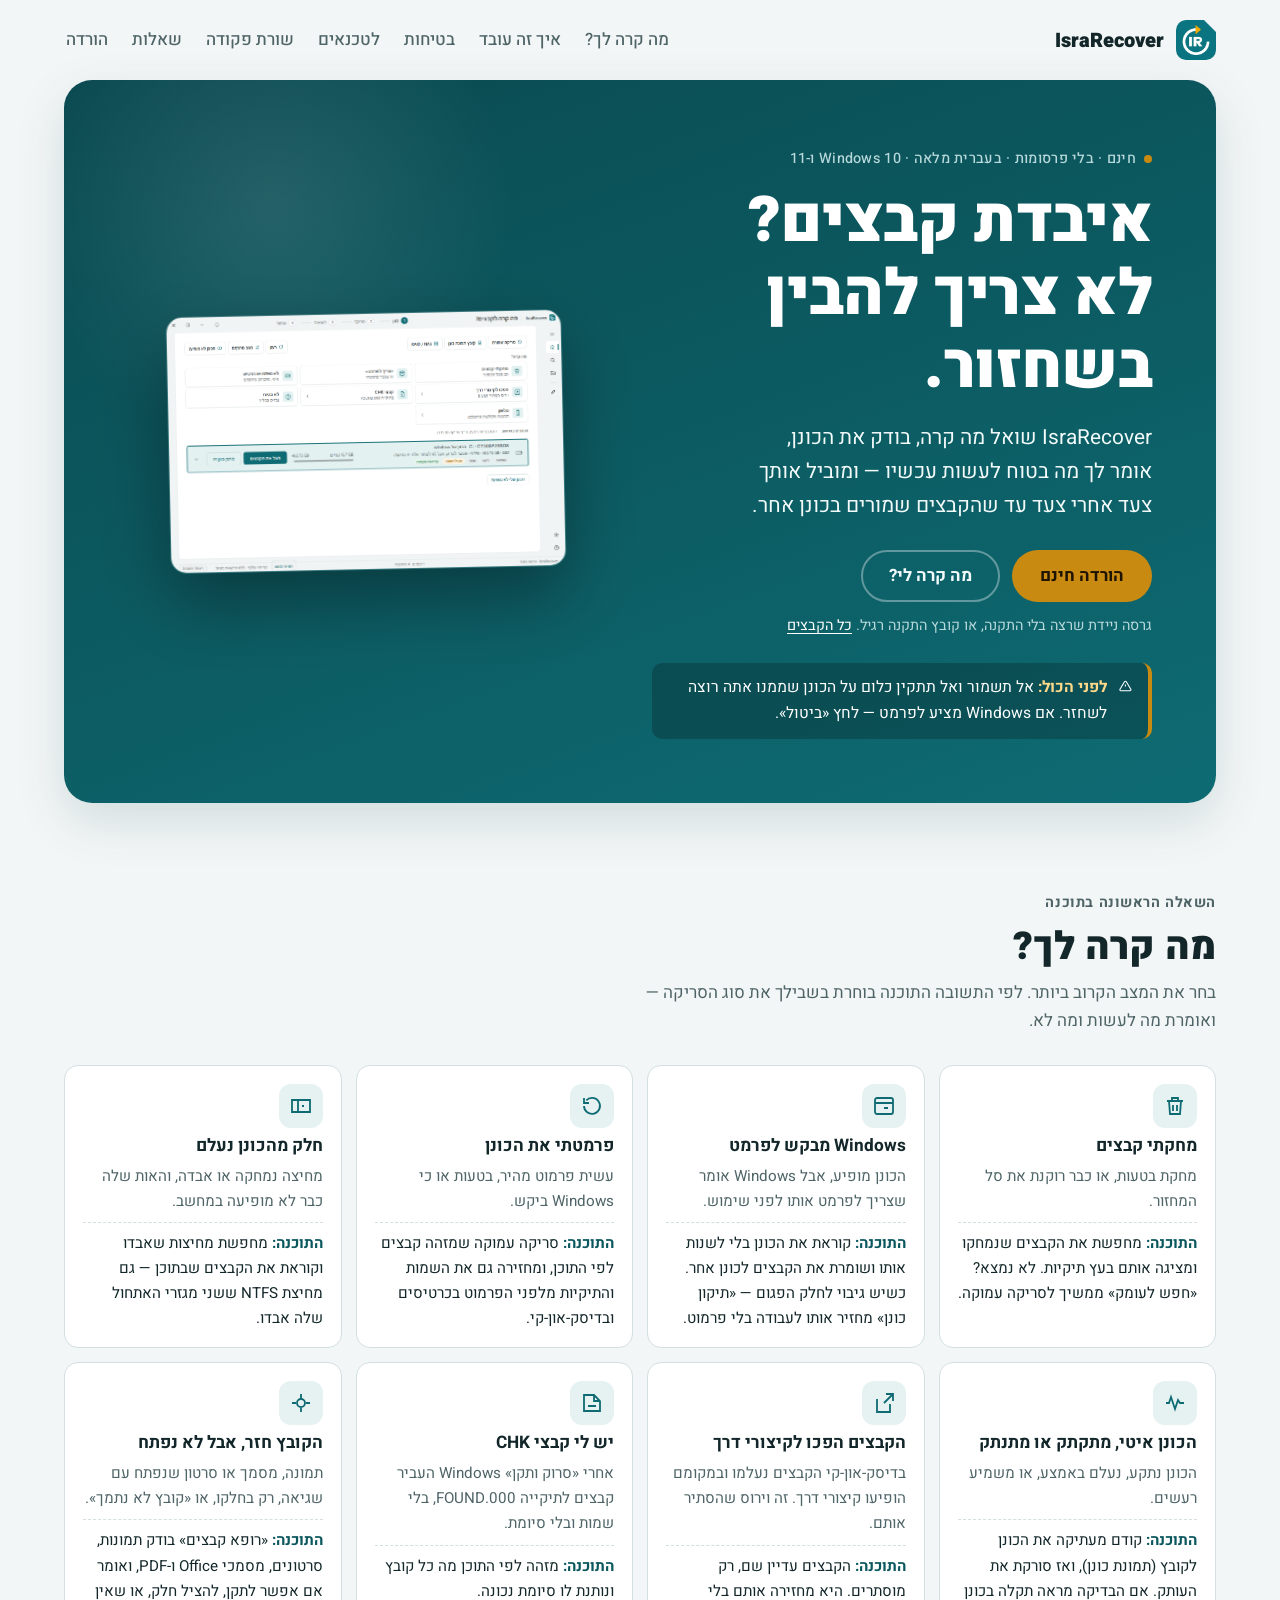
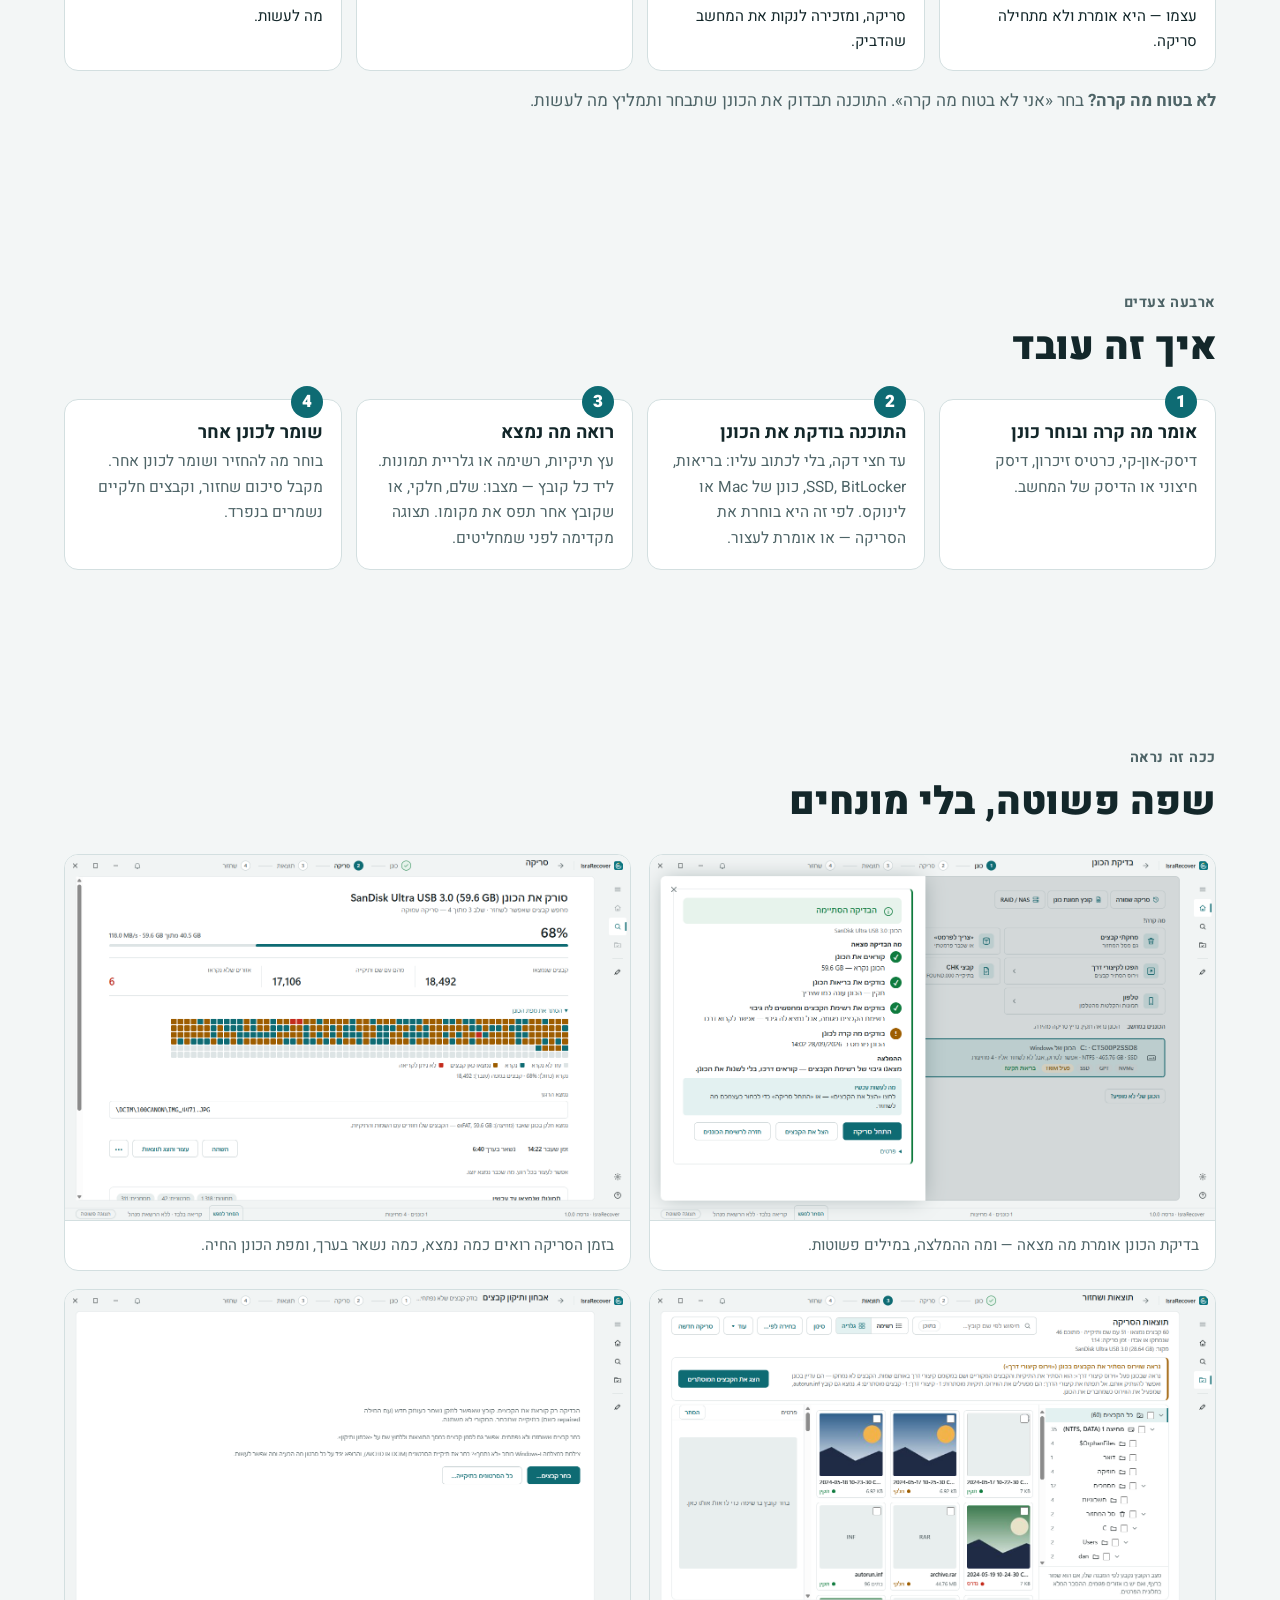
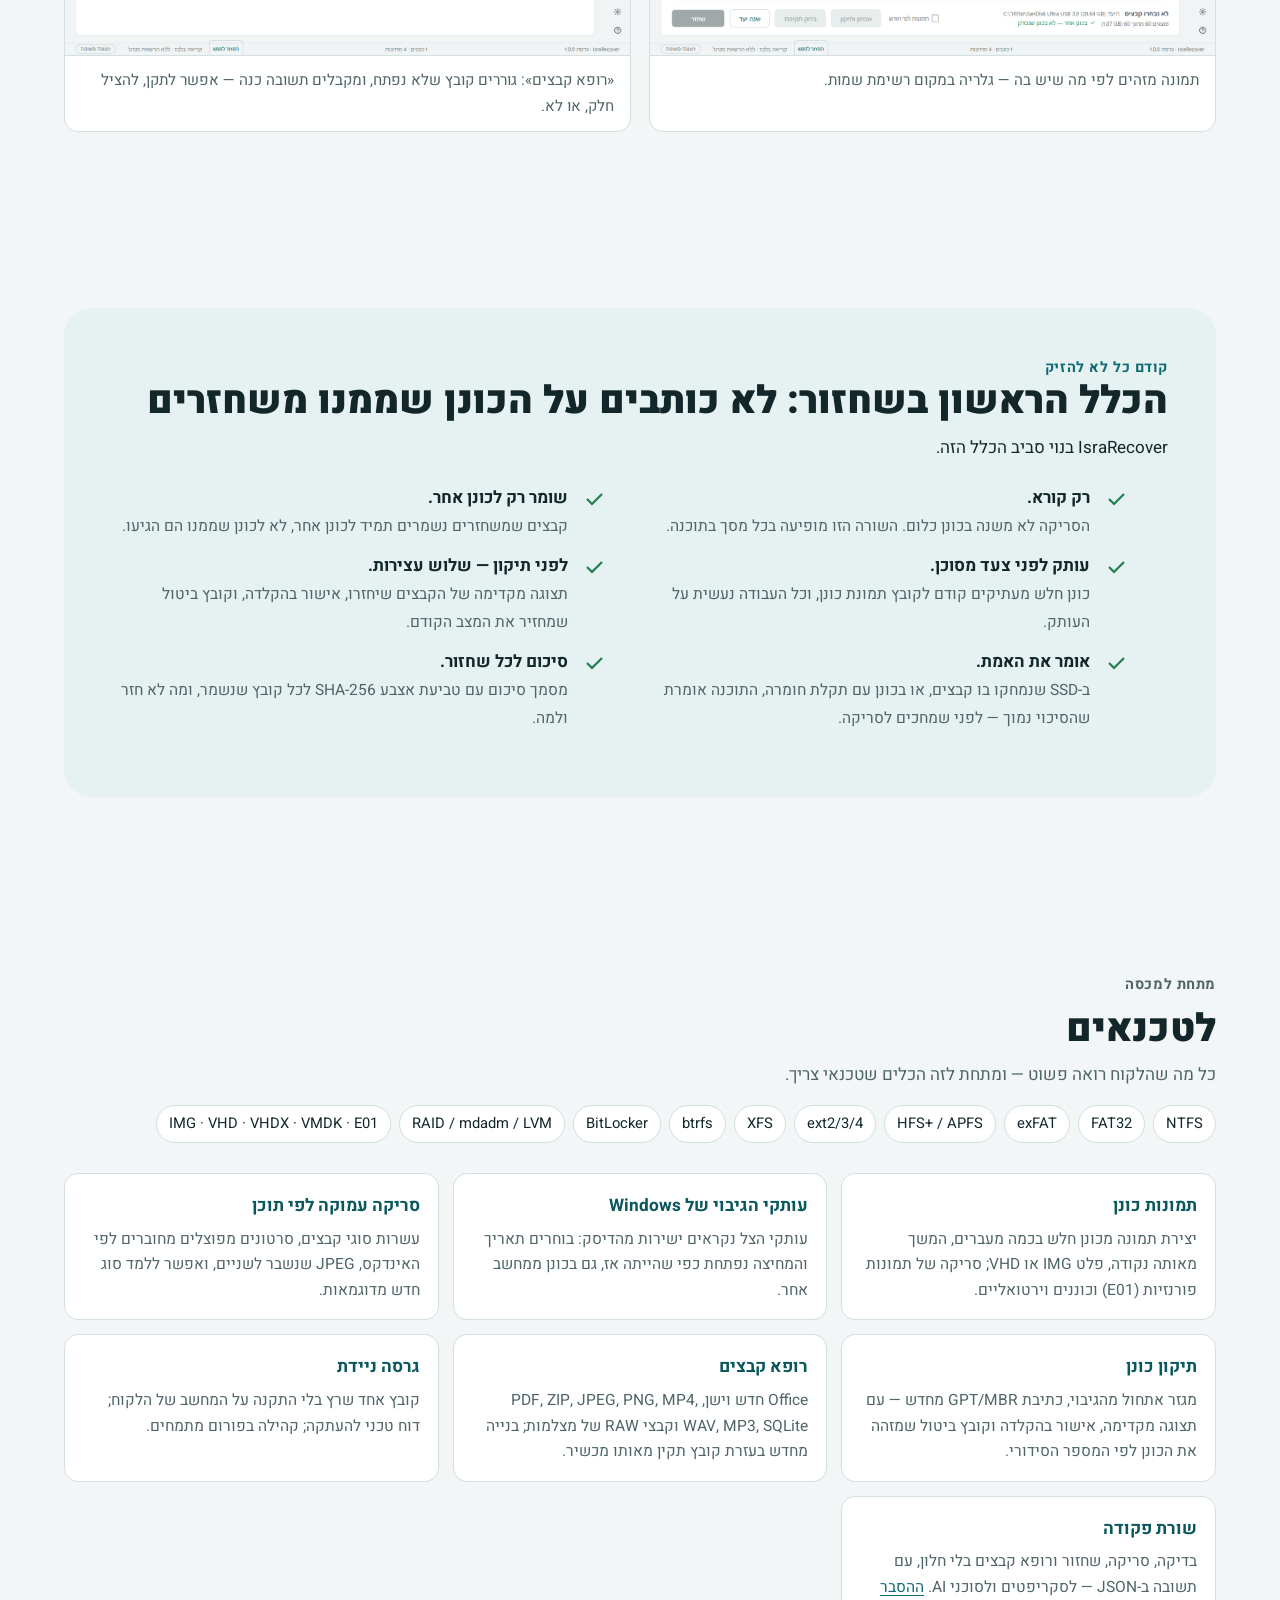
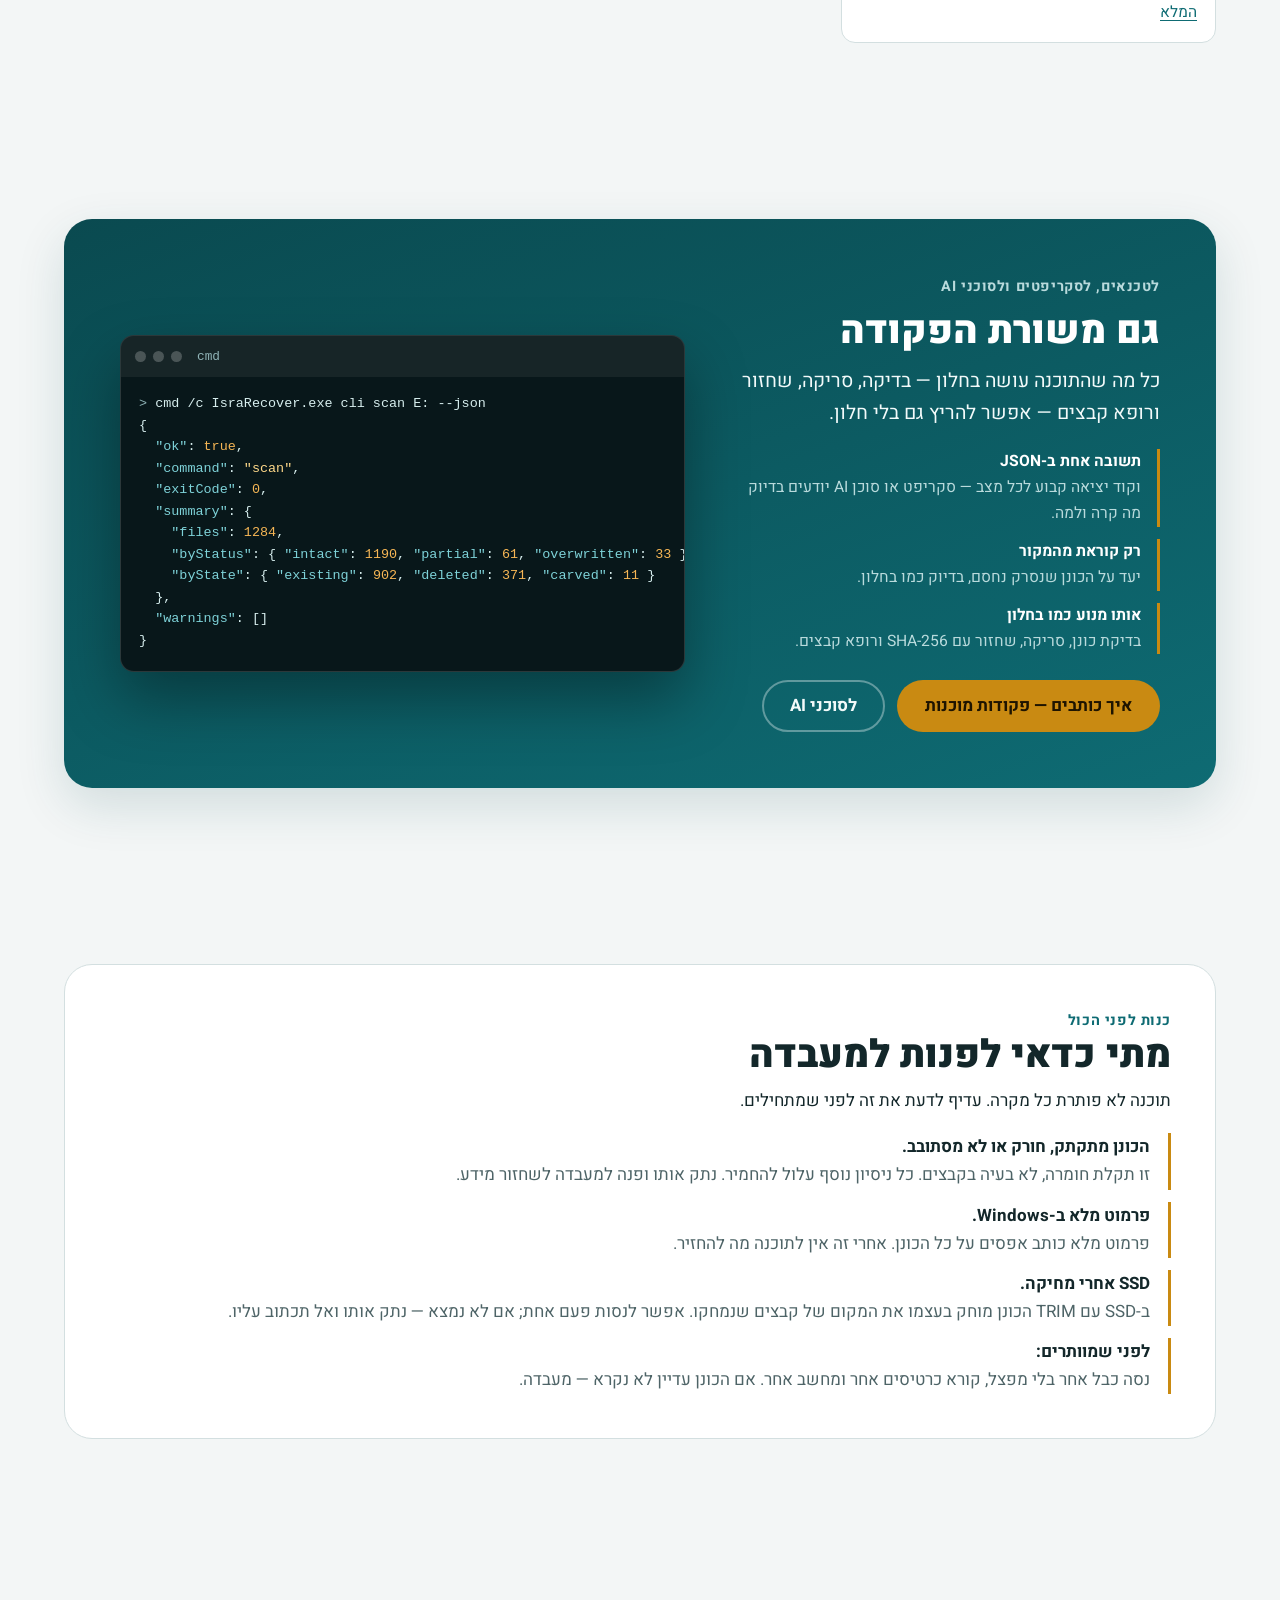
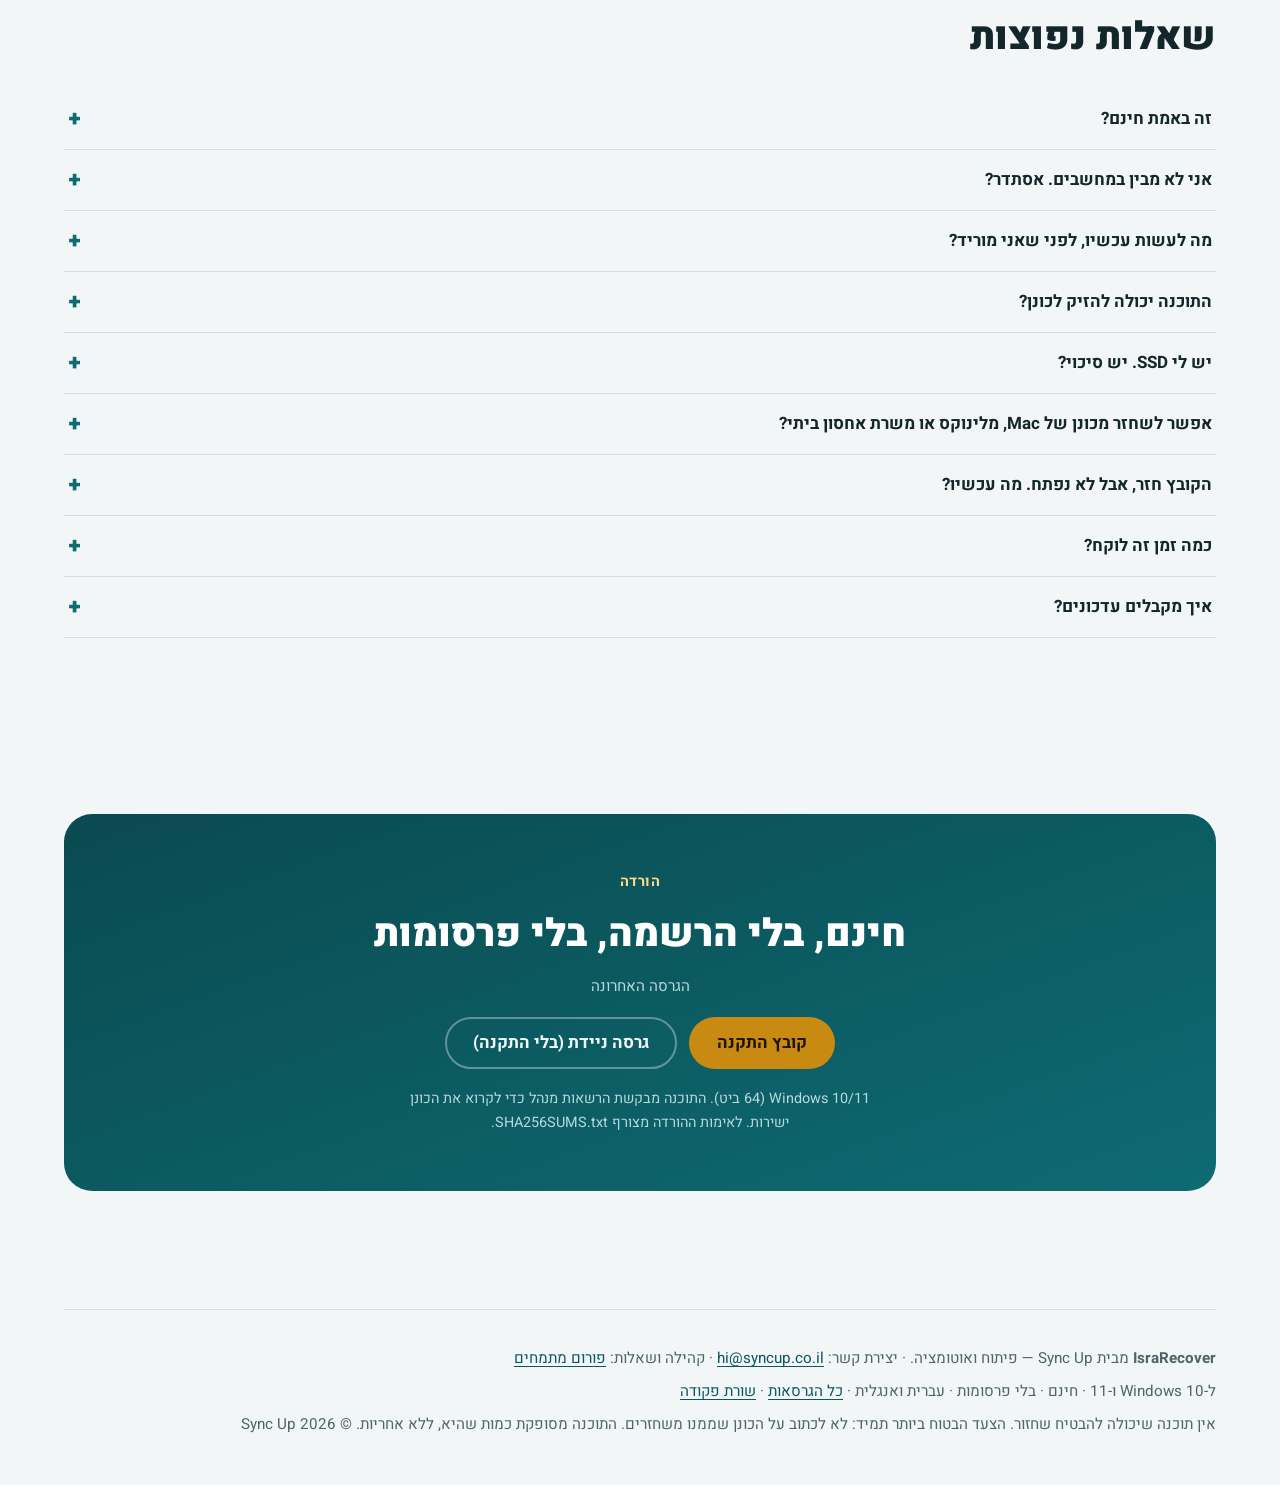
<file: docs/index.html>
<!doctype html>
<html lang="he" dir="rtl">
<head>
<meta charset="utf-8">
<meta name="viewport" content="width=device-width, initial-scale=1, viewport-fit=cover">
<meta name="color-scheme" content="light dark">
<title>IsraRecover — שחזור קבצים</title>
<meta name="description" content="מחקת קבצים, Windows מבקש לפרמט, או שהכונן התחיל להתקתק? IsraRecover שואל מה קרה, בודק את הכונן ומוביל אותך צעד אחרי צעד. חינם, בלי פרסומות, ל-Windows 10 ו-11.">
<meta property="og:title" content="IsraRecover — שחזור קבצים בחינם, בעברית, בלי לפגוע בכונן">
<meta property="og:description" content="איבדת קבצים? לא צריך להבין בשחזור. התוכנה שואלת מה קרה, בודקת את הכונן ואומרת מה בטוח לעשות עכשיו.">
<meta property="og:image" content="img/home-he.png">
<link rel="icon" href="img/favicon.png" type="image/png">
<link rel="preconnect" href="https://fonts.googleapis.com">
<link rel="preconnect" href="https://fonts.gstatic.com" crossorigin>
<link rel="stylesheet" href="https://fonts.googleapis.com/css2?family=Heebo:wght@400;500;700;900&display=swap">
<link rel="stylesheet" href="site.css?v=e65c022877">
</head>
<body>
<a class="skip" href="#main">דלג לתוכן</a>
<div class="wrap">
<header class="top">
  <a class="brand" href="#"><img src="img/logo.png" alt="" width="40" height="40">IsraRecover</a>
  <nav aria-label="ראשי">
    <a href="#what">מה קרה לך?</a>
    <a href="#how">איך זה עובד</a>
    <a href="#safe">בטיחות</a>
    <a href="#tech">לטכנאים</a>
    <a href="cli.html">שורת פקודה</a>
    <a href="#faq">שאלות</a>
    <a href="#download">הורדה</a>
  </nav>
</header>

<main id="main">
<section class="hero" aria-labelledby="h1">
  <div>
    <p class="eyebrow"><i aria-hidden="true"></i>חינם · בלי פרסומות · בעברית מלאה · Windows 10 ו-11</p>
    <h1 id="h1">איבדת קבצים?<br>לא צריך להבין בשחזור.</h1>
    <p class="lead">IsraRecover שואל מה קרה, בודק את הכונן, אומר לך מה בטוח לעשות עכשיו — ומוביל אותך צעד אחרי צעד עד שהקבצים שמורים בכונן אחר.</p>
    <div class="cta">
      <a class="btn btn-primary" id="dl-main" href="https://github.com/bot-sync-up/israrecover/releases/latest/download/IsraRecover-setup.exe" download>הורדה חינם</a>
      <a class="btn btn-ghost" href="#what">מה קרה לי?</a>
    </div>
    <p class="under">גרסה ניידת שרצה בלי התקנה, או קובץ התקנה רגיל. <a href="#download">כל הקבצים</a></p>
    <div class="calm" role="note">
      <svg width="22" height="22" viewBox="0 0 24 24" fill="none" stroke="currentColor" stroke-width="2" aria-hidden="true"><path d="M12 9v4m0 4h.01M10.3 3.9 1.8 18a2 2 0 0 0 1.7 3h17a2 2 0 0 0 1.7-3L13.7 3.9a2 2 0 0 0-3.4 0z"/></svg>
      <p><strong>לפני הכול:</strong> אל תשמור ואל תתקין כלום על הכונן שממנו אתה רוצה לשחזר. אם Windows מציע לפרמט — לחץ «ביטול».</p>
    </div>
  </div>
  <figure class="shot" aria-label="מסך הבית של התוכנה">
    <img src="img/home-he.png" alt="מסך הבית של IsraRecover: שש כרטיסיות «מה קרה?» ורשימת הכוננים במחשב עם תגיות" width="1280" height="827" fetchpriority="high">
  </figure>
</section>

<section id="what" aria-labelledby="h-what">
  <div class="sec-head">
    <p class="kicker">השאלה הראשונה בתוכנה</p>
    <h2 id="h-what">מה קרה לך?</h2>
    <p>בחר את המצב הקרוב ביותר. לפי התשובה התוכנה בוחרת בשבילך את סוג הסריקה — ואומרת מה לעשות ומה לא.</p>
  </div>
  <div class="tiles">
    <article class="tile">
      <div class="ico"><svg viewBox="0 0 24 24" fill="none" stroke="currentColor" stroke-width="1.8" aria-hidden="true"><path d="M4 7h16M9 7V4h6v3M6 7l1 13h10l1-13M10 11v6M14 11v6"/></svg></div>
      <h3>מחקתי קבצים</h3>
      <p class="sit">מחקת בטעות, או כבר רוקנת את סל המחזור.</p>
      <p class="does"><b>התוכנה:</b> מחפשת את הקבצים שנמחקו ומציגה אותם בעץ תיקיות. לא נמצא? «חפש לעומק» ממשיך לסריקה עמוקה.</p>
    </article>
    <article class="tile">
      <div class="ico"><svg viewBox="0 0 24 24" fill="none" stroke="currentColor" stroke-width="1.8" aria-hidden="true"><rect x="3" y="4" width="18" height="16" rx="2"/><path d="M3 9h18M8 14h.01M12 14h4"/></svg></div>
      <h3>Windows מבקש לפרמט</h3>
      <p class="sit">הכונן מופיע, אבל Windows אומר שצריך לפרמט אותו לפני שימוש.</p>
      <p class="does"><b>התוכנה:</b> קוראת את הכונן בלי לשנות אותו ושומרת את הקבצים לכונן אחר. כשיש גיבוי לחלק הפגום — «תיקון כונן» מחזיר אותו לעבודה בלי פרמוט.</p>
    </article>
    <article class="tile">
      <div class="ico"><svg viewBox="0 0 24 24" fill="none" stroke="currentColor" stroke-width="1.8" aria-hidden="true"><path d="M4 12a8 8 0 1 0 2.3-5.7M4 4v5h5"/></svg></div>
      <h3>פרמטתי את הכונן</h3>
      <p class="sit">עשית פרמוט מהיר, בטעות או כי Windows ביקש.</p>
      <p class="does"><b>התוכנה:</b> סריקה עמוקה שמזהה קבצים לפי התוכן, ומחזירה גם את השמות והתיקיות מלפני הפרמוט בכרטיסים ובדיסק-און-קי.</p>
    </article>
    <article class="tile">
      <div class="ico"><svg viewBox="0 0 24 24" fill="none" stroke="currentColor" stroke-width="1.8" aria-hidden="true"><path d="M3 6h18v12H3zM9 6v12"/><path d="M13 12h4" stroke-dasharray="2 2"/></svg></div>
      <h3>חלק מהכונן נעלם</h3>
      <p class="sit">מחיצה נמחקה או אבדה, והאות שלה כבר לא מופיעה במחשב.</p>
      <p class="does"><b>התוכנה:</b> מחפשת מחיצות שאבדו וקוראת את הקבצים שבתוכן — גם מחיצת NTFS ששני מגזרי האתחול שלה אבדו.</p>
    </article>
    <article class="tile">
      <div class="ico"><svg viewBox="0 0 24 24" fill="none" stroke="currentColor" stroke-width="1.8" aria-hidden="true"><path d="M3 12h3l2-6 4 12 3-9 2 3h4"/></svg></div>
      <h3>הכונן איטי, מתקתק או מתנתק</h3>
      <p class="sit">הכונן נתקע, נעלם באמצע, או משמיע רעשים.</p>
      <p class="does"><b>התוכנה:</b> קודם מעתיקה את הכונן לקובץ (תמונת כונן), ואז סורקת את העותק. אם הבדיקה מראה תקלה בכונן עצמו — היא אומרת ולא מתחילה סריקה.</p>
    </article>
    <article class="tile">
      <div class="ico"><svg viewBox="0 0 24 24" fill="none" stroke="currentColor" stroke-width="1.8" aria-hidden="true"><path d="M14 3h7v7M21 3l-9 9M5 8v13h13V13"/></svg></div>
      <h3>הקבצים הפכו לקיצורי דרך</h3>
      <p class="sit">בדיסק-און-קי הקבצים נעלמו ובמקומם הופיעו קיצורי דרך. זה וירוס שהסתיר אותם.</p>
      <p class="does"><b>התוכנה:</b> הקבצים עדיין שם, רק מוסתרים. היא מחזירה אותם בלי סריקה, ומזכירה לנקות את המחשב שהדביק.</p>
    </article>
    <article class="tile">
      <div class="ico"><svg viewBox="0 0 24 24" fill="none" stroke="currentColor" stroke-width="1.8" aria-hidden="true"><path d="M4 4h10l6 6v10H4zM14 4v6h6M8 15h8"/></svg></div>
      <h3>יש לי קבצי CHK</h3>
      <p class="sit">אחרי «סרוק ותקן» Windows העביר קבצים לתיקייה FOUND.000, בלי שמות ובלי סיומת.</p>
      <p class="does"><b>התוכנה:</b> מזהה לפי התוכן מה כל קובץ ונותנת לו סיומת נכונה.</p>
    </article>
    <article class="tile">
      <div class="ico"><svg viewBox="0 0 24 24" fill="none" stroke="currentColor" stroke-width="1.8" aria-hidden="true"><path d="M12 3v4M12 17v4M3 12h4M17 12h4"/><circle cx="12" cy="12" r="4"/></svg></div>
      <h3>הקובץ חזר, אבל לא נפתח</h3>
      <p class="sit">תמונה, מסמך או סרטון שנפתח עם שגיאה, רק בחלקו, או «קובץ לא נתמך».</p>
      <p class="does"><b>התוכנה:</b> «רופא קבצים» בודק תמונות, סרטונים, מסמכי Office ו-PDF, ואומר אם אפשר לתקן, להציל חלק, או שאין מה לעשות.</p>
    </article>
  </div>
  <p class="unsure"><b>לא בטוח מה קרה?</b> בחר «אני לא בטוח מה קרה». התוכנה תבדוק את הכונן שתבחר ותמליץ מה לעשות.</p>
</section>

<section id="how" aria-labelledby="h-how">
  <div class="sec-head">
    <p class="kicker">ארבעה צעדים</p>
    <h2 id="h-how">איך זה עובד</h2>
  </div>
  <div class="steps">
    <article class="step"><h3>אומר מה קרה ובוחר כונן</h3><p>דיסק-און-קי, כרטיס זיכרון, דיסק חיצוני או הדיסק של המחשב.</p></article>
    <article class="step"><h3>התוכנה בודקת את הכונן</h3><p>עד חצי דקה, בלי לכתוב עליו: בריאות, SSD, BitLocker, כונן של Mac או לינוקס. לפי זה היא בוחרת את הסריקה — או אומרת לעצור.</p></article>
    <article class="step"><h3>רואה מה נמצא</h3><p>עץ תיקיות, רשימה או גלריית תמונות. ליד כל קובץ — מצבו: שלם, חלקי, או שקובץ אחר תפס את מקומו. תצוגה מקדימה לפני שמחליטים.</p></article>
    <article class="step"><h3>שומר לכונן אחר</h3><p>בוחר מה להחזיר ושומר לכונן אחר. מקבל סיכום שחזור, וקבצים חלקיים נשמרים בנפרד.</p></article>
  </div>
</section>

<section aria-labelledby="h-screens">
  <div class="sec-head">
    <p class="kicker">ככה זה נראה</p>
    <h2 id="h-screens">שפה פשוטה, בלי מונחים</h2>
  </div>
  <div class="screens">
    <figure><img src="img/home-check-demo-ready-he.png" alt="מסך בדיקת הכונן: התוכנה מסבירה מה מצאה וממליצה על סוג הסריקה" width="1280" height="827" loading="lazy"><figcaption>בדיקת הכונן אומרת מה מצאה — ומה ההמלצה, במילים פשוטות.</figcaption></figure>
    <figure><img src="img/scan-running-he.png" alt="סריקה רצה: מפת סקטורים חיה, ספירת קבצים שנמצאו והזמן שנותר" width="1280" height="827" loading="lazy"><figcaption>בזמן הסריקה רואים כמה נמצא, כמה נשאר בערך, ומפת הכונן החיה.</figcaption></figure>
    <figure><img src="img/results-gallery-he.png" alt="תוצאות כגלריית תמונות ממוזערות" width="1280" height="827" loading="lazy"><figcaption>תמונה מזהים לפי מה שיש בה — גלריה במקום רשימת שמות.</figcaption></figure>
    <figure><img src="img/tools-doctor-he.png" alt="רופא קבצים: גרירת קובץ, אבחון ופסק דין" width="1280" height="827" loading="lazy"><figcaption>«רופא קבצים»: גוררים קובץ שלא נפתח, ומקבלים תשובה כנה — אפשר לתקן, להציל חלק, או לא.</figcaption></figure>
  </div>
</section>

<section id="safe" aria-labelledby="h-safe">
  <div class="safety">
    <p class="kicker">קודם כל לא להזיק</p>
    <h2 id="h-safe">הכלל הראשון בשחזור: לא כותבים על הכונן שממנו משחזרים</h2>
    <p class="prose" style="margin-block-start:10px">IsraRecover בנוי סביב הכלל הזה.</p>
    <ul class="rules">
      <li><svg viewBox="0 0 24 24" fill="none" stroke="currentColor" stroke-width="2.2" aria-hidden="true"><path d="m5 12 5 5L20 7"/></svg><div><b>רק קורא.</b><span>הסריקה לא משנה בכונן כלום. השורה הזו מופיעה בכל מסך בתוכנה.</span></div></li>
      <li><svg viewBox="0 0 24 24" fill="none" stroke="currentColor" stroke-width="2.2" aria-hidden="true"><path d="m5 12 5 5L20 7"/></svg><div><b>שומר רק לכונן אחר.</b><span>קבצים שמשחזרים נשמרים תמיד לכונן אחר, לא לכונן שממנו הם הגיעו.</span></div></li>
      <li><svg viewBox="0 0 24 24" fill="none" stroke="currentColor" stroke-width="2.2" aria-hidden="true"><path d="m5 12 5 5L20 7"/></svg><div><b>עותק לפני צעד מסוכן.</b><span>כונן חלש מעתיקים קודם לקובץ תמונת כונן, וכל העבודה נעשית על העותק.</span></div></li>
      <li><svg viewBox="0 0 24 24" fill="none" stroke="currentColor" stroke-width="2.2" aria-hidden="true"><path d="m5 12 5 5L20 7"/></svg><div><b>לפני תיקון — שלוש עצירות.</b><span>תצוגה מקדימה של הקבצים שיחזרו, אישור בהקלדה, וקובץ ביטול שמחזיר את המצב הקודם.</span></div></li>
      <li><svg viewBox="0 0 24 24" fill="none" stroke="currentColor" stroke-width="2.2" aria-hidden="true"><path d="m5 12 5 5L20 7"/></svg><div><b>אומר את האמת.</b><span>ב-SSD שנמחקו בו קבצים, או בכונן עם תקלת חומרה, התוכנה אומרת שהסיכוי נמוך — לפני שמחכים לסריקה.</span></div></li>
      <li><svg viewBox="0 0 24 24" fill="none" stroke="currentColor" stroke-width="2.2" aria-hidden="true"><path d="m5 12 5 5L20 7"/></svg><div><b>סיכום לכל שחזור.</b><span>מסמך סיכום עם טביעת אצבע SHA-256 לכל קובץ שנשמר, ומה לא חזר ולמה.</span></div></li>
    </ul>
  </div>
</section>

<section id="tech" aria-labelledby="h-tech">
  <div class="tech">
    <div class="sec-head">
      <p class="kicker">מתחת למכסה</p>
      <h2 id="h-tech">לטכנאים</h2>
      <p>כל מה שהלקוח רואה פשוט — ומתחת לזה הכלים שטכנאי צריך.</p>
      <div class="chips" aria-label="מערכות קבצים ופורמטים">
        <span class="chip">NTFS</span><span class="chip">FAT32</span><span class="chip">exFAT</span><span class="chip">HFS+ / APFS</span><span class="chip">ext2/3/4</span><span class="chip">XFS</span><span class="chip">btrfs</span><span class="chip">BitLocker</span><span class="chip">RAID / mdadm / LVM</span><span class="chip">IMG · VHD · VHDX · VMDK · E01</span>
      </div>
    </div>
    <ul class="tech-list">
      <li><b>תמונות כונן</b>יצירת תמונה מכונן חלש בכמה מעברים, המשך מאותה נקודה, פלט IMG או VHD; סריקה של תמונות פורנזיות (E01) וכוננים וירטואליים.</li>
      <li><b>עותקי הגיבוי של Windows</b>עותקי הצל נקראים ישירות מהדיסק: בוחרים תאריך והמחיצה נפתחת כפי שהייתה אז, גם בכונן ממחשב אחר.</li>
      <li><b>סריקה עמוקה לפי תוכן</b>עשרות סוגי קבצים, סרטונים מפוצלים מחוברים לפי האינדקס, JPEG שנשבר לשניים, ואפשר ללמד סוג חדש מדוגמאות.</li>
      <li><b>תיקון כונן</b>מגזר אתחול מהגיבוי, כתיבת GPT/MBR מחדש — עם תצוגה מקדימה, אישור בהקלדה וקובץ ביטול שמזהה את הכונן לפי המספר הסידורי.</li>
      <li><b>רופא קבצים</b>Office חדש וישן, PDF, ZIP, JPEG, PNG, MP4, WAV, MP3, SQLite וקבצי RAW של מצלמות; בנייה מחדש בעזרת קובץ תקין מאותו מכשיר.</li>
      <li><b>גרסה ניידת</b>קובץ אחד שרץ בלי התקנה על המחשב של הלקוח; דוח טכני להעתקה; קהילה בפורום מתמחים.</li>
      <li><b>שורת פקודה</b>בדיקה, סריקה, שחזור ורופא קבצים בלי חלון, עם תשובה ב-JSON — לסקריפטים ולסוכני AI. <a href="cli.html">ההסבר המלא</a></li>
    </ul>
  </div>
</section>

<section id="cli" aria-labelledby="h-cli">
  <div class="cli-band">
    <div>
      <p class="kicker">לטכנאים, לסקריפטים ולסוכני AI</p>
      <h2 id="h-cli">גם משורת הפקודה</h2>
      <p class="cli-lead">כל מה שהתוכנה עושה בחלון — בדיקה, סריקה, שחזור ורופא קבצים — אפשר להריץ גם בלי חלון.</p>
      <ul class="cli-points">
      <li><b>תשובה אחת ב-JSON</b>וקוד יציאה קבוע לכל מצב — סקריפט או סוכן AI יודעים בדיוק מה קרה ולמה.</li>
      <li><b>רק קוראת מהמקור</b>יעד על הכונן שנסרק נחסם, בדיוק כמו בחלון.</li>
      <li><b>אותו מנוע כמו בחלון</b>בדיקת כונן, סריקה, שחזור עם SHA-256 ורופא קבצים.</li>
    </ul>
      <div class="cta">
        <a class="btn btn-primary" href="cli.html">איך כותבים — פקודות מוכנות</a>
        <a class="btn btn-ghost" href="cli.html#ai">לסוכני AI</a>
      </div>
    </div>
    <figure class="term" aria-label="דוגמה: סריקה משורת הפקודה והתשובה ב-JSON">
  <div class="term-bar" aria-hidden="true"><i></i><i></i><i></i><span>cmd</span></div>
<pre><span class="t-p">&gt;</span> cmd /c IsraRecover.exe cli scan E: --json
{
  <span class="t-k">"ok"</span>: <span class="t-v">true</span>,
  <span class="t-k">"command"</span>: <span class="t-s">"scan"</span>,
  <span class="t-k">"exitCode"</span>: <span class="t-v">0</span>,
  <span class="t-k">"summary"</span>: {
    <span class="t-k">"files"</span>: <span class="t-v">1284</span>,
    <span class="t-k">"byStatus"</span>: { <span class="t-k">"intact"</span>: <span class="t-v">1190</span>, <span class="t-k">"partial"</span>: <span class="t-v">61</span>, <span class="t-k">"overwritten"</span>: <span class="t-v">33</span> },
    <span class="t-k">"byState"</span>: { <span class="t-k">"existing"</span>: <span class="t-v">902</span>, <span class="t-k">"deleted"</span>: <span class="t-v">371</span>, <span class="t-k">"carved"</span>: <span class="t-v">11</span> }
  },
  <span class="t-k">"warnings"</span>: []
}</pre>
</figure>
  </div>
</section>

<section aria-labelledby="h-lab">
  <div class="lab">
    <p class="kicker">כנות לפני הכול</p>
    <h2 id="h-lab">מתי כדאי לפנות למעבדה</h2>
    <p class="prose" style="margin-block-start:10px">תוכנה לא פותרת כל מקרה. עדיף לדעת את זה לפני שמתחילים.</p>
    <ul>
      <li><b>הכונן מתקתק, חורק או לא מסתובב.</b><span>זו תקלת חומרה, לא בעיה בקבצים. כל ניסיון נוסף עלול להחמיר. נתק אותו ופנה למעבדה לשחזור מידע.</span></li>
      <li><b>פרמוט מלא ב-Windows.</b><span>פרמוט מלא כותב אפסים על כל הכונן. אחרי זה אין לתוכנה מה להחזיר.</span></li>
      <li><b>SSD אחרי מחיקה.</b><span>ב-SSD עם TRIM הכונן מוחק בעצמו את המקום של קבצים שנמחקו. אפשר לנסות פעם אחת; אם לא נמצא — נתק אותו ואל תכתוב עליו.</span></li>
      <li><b>לפני שמוותרים:</b><span>נסה כבל אחר בלי מפצל, קורא כרטיסים אחר ומחשב אחר. אם הכונן עדיין לא נקרא — מעבדה.</span></li>
    </ul>
  </div>
</section>

<section id="faq" class="faq" aria-labelledby="h-faq">
  <div class="sec-head"><h2 id="h-faq">שאלות נפוצות</h2></div>
  <details><summary>זה באמת חינם?</summary><p>כן. התוכנה חינמית ואין בה פרסומות. מותר להשתמש בה גם בעבודה: לגבות סכום סמלי והוגן על הטרחה (התקנה, שחזור למישהו) — אבל לא למכור את התוכנה עצמה. הקוד שלה אינו פתוח.</p></details>
  <details><summary>אני לא מבין במחשבים. אסתדר?</summary><p>כן. לא צריך לדעת מה זה מחיצה או סריקה עמוקה. אתה אומר מה קרה, והתוכנה בוחרת מה לעשות ומסבירה כל צעד במילים פשוטות. יש גם שאלות נפוצות בתוך התוכנה (F1).</p></details>
  <details><summary>מה לעשות עכשיו, לפני שאני מוריד?</summary><p>אל תשמור ואל תתקין כלום על הכונן שממנו אתה רוצה לשחזר. אם Windows מציע לפרמט — לחץ «ביטול». הורד את התוכנה לכונן אחר, או השתמש בגרסה הניידת מדיסק-און-קי.</p></details>
  <details><summary>התוכנה יכולה להזיק לכונן?</summary><p>הסריקה רק קוראת ולא משנה בכונן כלום, והשחזור נשמר תמיד לכונן אחר. הפעולה היחידה שכותבת על הכונן היא «תיקון כונן», והיא לא רצה בלי תצוגה מקדימה, אישור בהקלדה וקובץ ביטול.</p></details>
  <details><summary>יש לי SSD. יש סיכוי?</summary><p>אחרי מחיקה או פרמוט, בדרך כלל לא. ה-SSD מוחק בעצמו את המקום של קבצים שנמחקו. התוכנה בודקת את זה ואומרת מראש, ואפשר לנסות פעם אחת.</p></details>
  <details><summary>אפשר לשחזר מכונן של Mac, מלינוקס או משרת אחסון ביתי?</summary><p>כן. התוכנה קוראת כונני Mac (HFS+ ו-APFS), כונני לינוקס (ext4, XFS) ושרתי אחסון ביתיים (btrfs, RAID של לינוקס) במחשב Windows.</p></details>
  <details><summary>הקובץ חזר, אבל לא נפתח. מה עכשיו?</summary><p>פתח אותו ב«רופא קבצים». הוא יגיד אם אפשר לתקן אותו, להציל חלק ממנו, או שאין מה לעשות. סרטון שנקטע או תמונה שנדרסה בתחילתה נבנים מחדש בעזרת קובץ תקין מאותו מכשיר.</p></details>
  <details><summary>כמה זמן זה לוקח?</summary><p>בדיקת הכונן לוקחת עד חצי דקה. זמן הסריקה תלוי בגודל הכונן ובסוג הסריקה; בזמן הסריקה רואים כמה נשאר בערך ומה נמצא עד עכשיו.</p></details>
  <details><summary>איך מקבלים עדכונים?</summary><p>התוכנה בודקת פעם ביום אם יש גרסה חדשה ומציעה להתקין אותה בלחיצה — לא באמצע סריקה. אפשר גם להוריד ידנית מכאן.</p></details>
</section>

<section id="download" aria-labelledby="h-dl">
  <div class="dl">
    <p class="kicker" style="color:#FFD98A">הורדה</p>
    <h2 id="h-dl">חינם, בלי הרשמה, בלי פרסומות</h2>
    <p class="ver" id="dl-ver">הגרסה האחרונה</p>
    <div class="files">
      <a class="btn btn-primary" id="dl-setup" href="https://github.com/bot-sync-up/israrecover/releases/latest/download/IsraRecover-setup.exe" download>קובץ התקנה</a>
      <a class="btn btn-ghost" id="dl-portable" href="https://github.com/bot-sync-up/israrecover/releases/latest/download/IsraRecover-portable.exe" download>גרסה ניידת (בלי התקנה)</a>
    </div>
    <p class="req">Windows 10/11 (64 ביט). התוכנה מבקשת הרשאות מנהל כדי לקרוא את הכונן ישירות. לאימות ההורדה מצורף SHA256SUMS.txt.</p>
  </div>
</section>
</main>

<footer>
  <p><b>IsraRecover</b> מבית Sync Up — פיתוח ואוטומציה. · יצירת קשר: <a href="mailto:hi@syncup.co.il">hi@syncup.co.il</a> · קהילה ושאלות: <a href="https://mitmachim.top/topic/102223" rel="noopener">פורום מתמחים</a></p>
  <p>ל-Windows 10 ו-11 · חינם · בלי פרסומות · עברית ואנגלית · <a href="https://github.com/bot-sync-up/israrecover/releases" rel="noopener">כל הגרסאות</a> · <a href="cli.html">שורת פקודה</a></p>
  <p>אין תוכנה שיכולה להבטיח שחזור. הצעד הבטוח ביותר תמיד: לא לכתוב על הכונן שממנו משחזרים. התוכנה מסופקת כמות שהיא, ללא אחריות. © 2026 Sync Up</p>
</footer>
</div>
<script>
// The buttons download the newest release directly (releases/latest/download/<fixed name>, uploaded by
// installer/publish-release.py) — no API call needed. This only adds the version and the sizes when the API answers.
(async function () {
  try {
    const r = await fetch('https://api.github.com/repos/bot-sync-up/israrecover/releases?per_page=3', { headers: { Accept: 'application/vnd.github+json' } });
    if (!r.ok) return;
    const rel = (await r.json()).find(x => !x.draft);
    if (!rel) return;
    const v = rel.tag_name.replace(/^v/i, '');
    const asset = kind => (rel.assets || []).find(a => a.name.toLowerCase() === `israrecover-${v}-${kind}.exe`.toLowerCase());
    const setup = asset('setup'), portable = asset('portable');
    const mb = a => a ? ' · ' + Math.round(a.size / 1048576) + ' MB' : '';
    document.getElementById('dl-ver').textContent = 'גרסה ' + v + (setup ? ' · קובץ התקנה' + mb(setup) : '') + (portable ? ' · נייד' + mb(portable) : '');
  } catch (e) { /* the links to the releases page stay */ }
})();
</script>
</body>
</html>
</file>
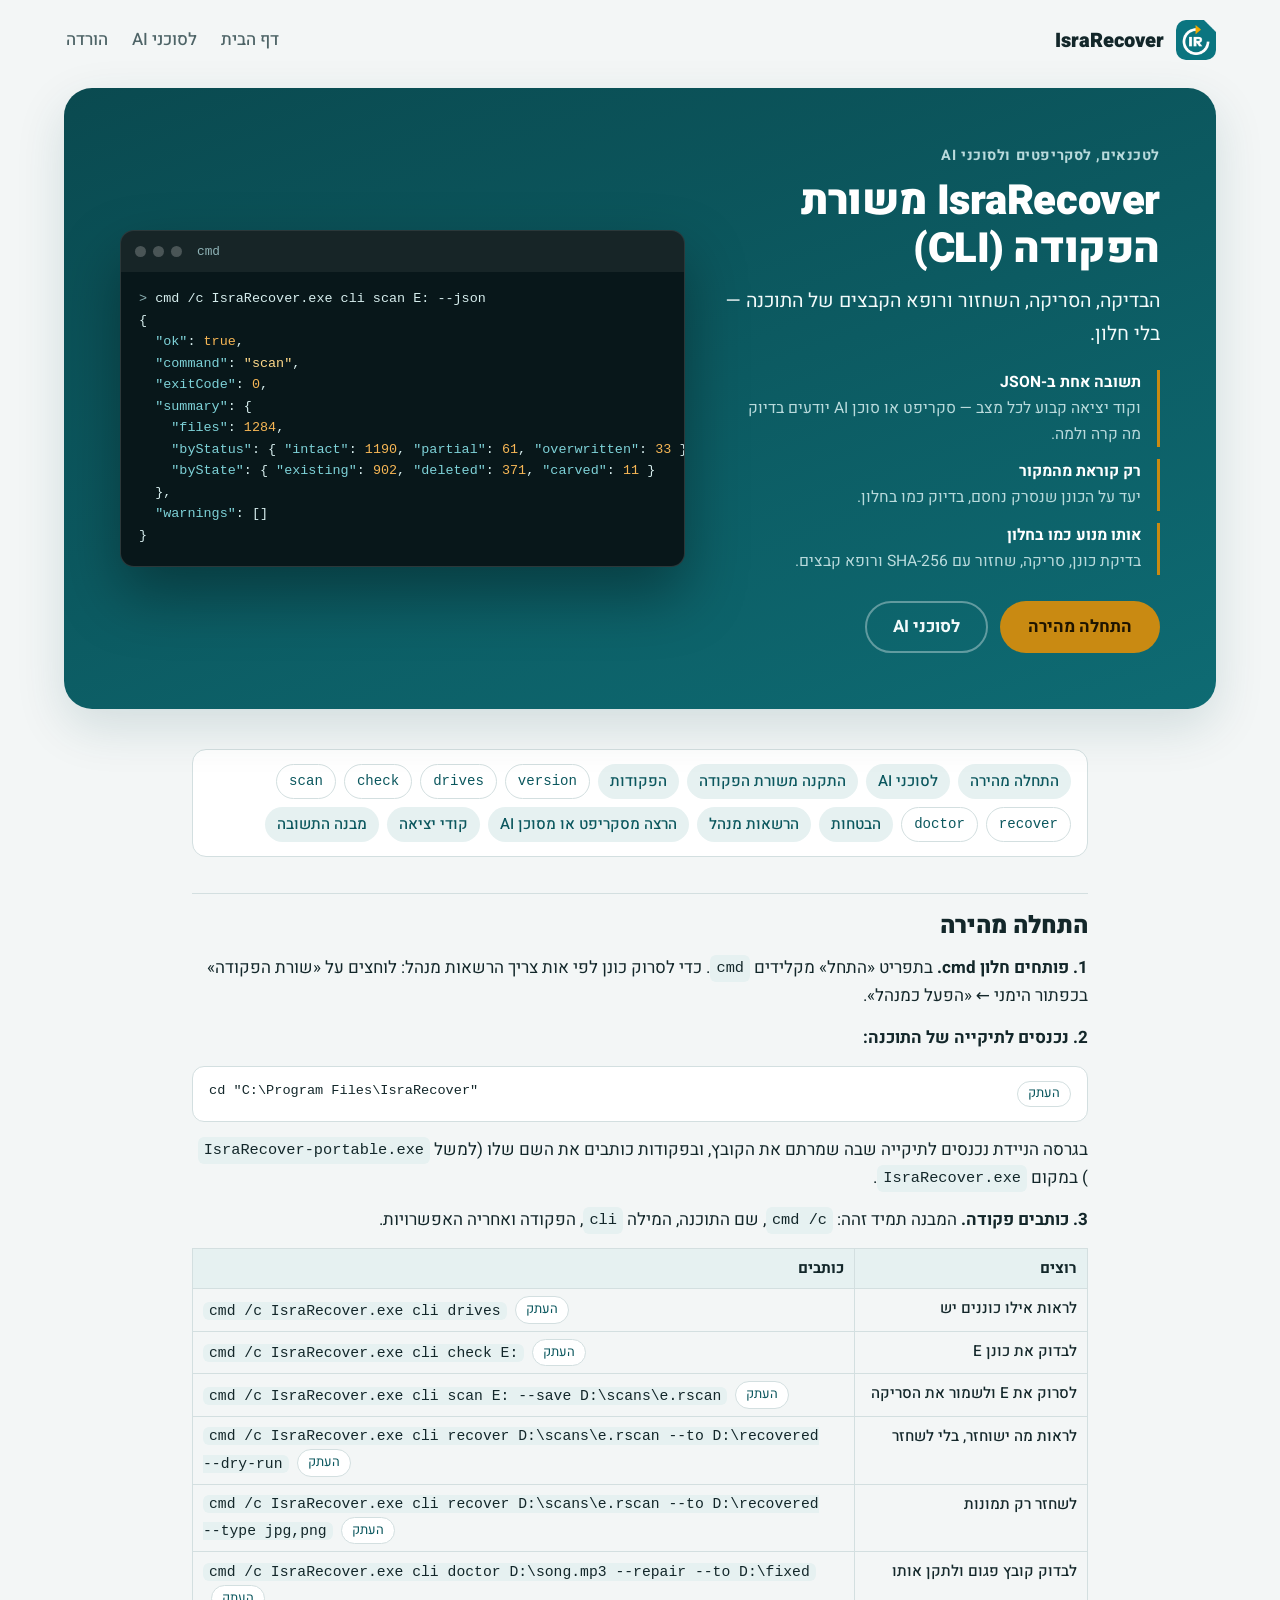
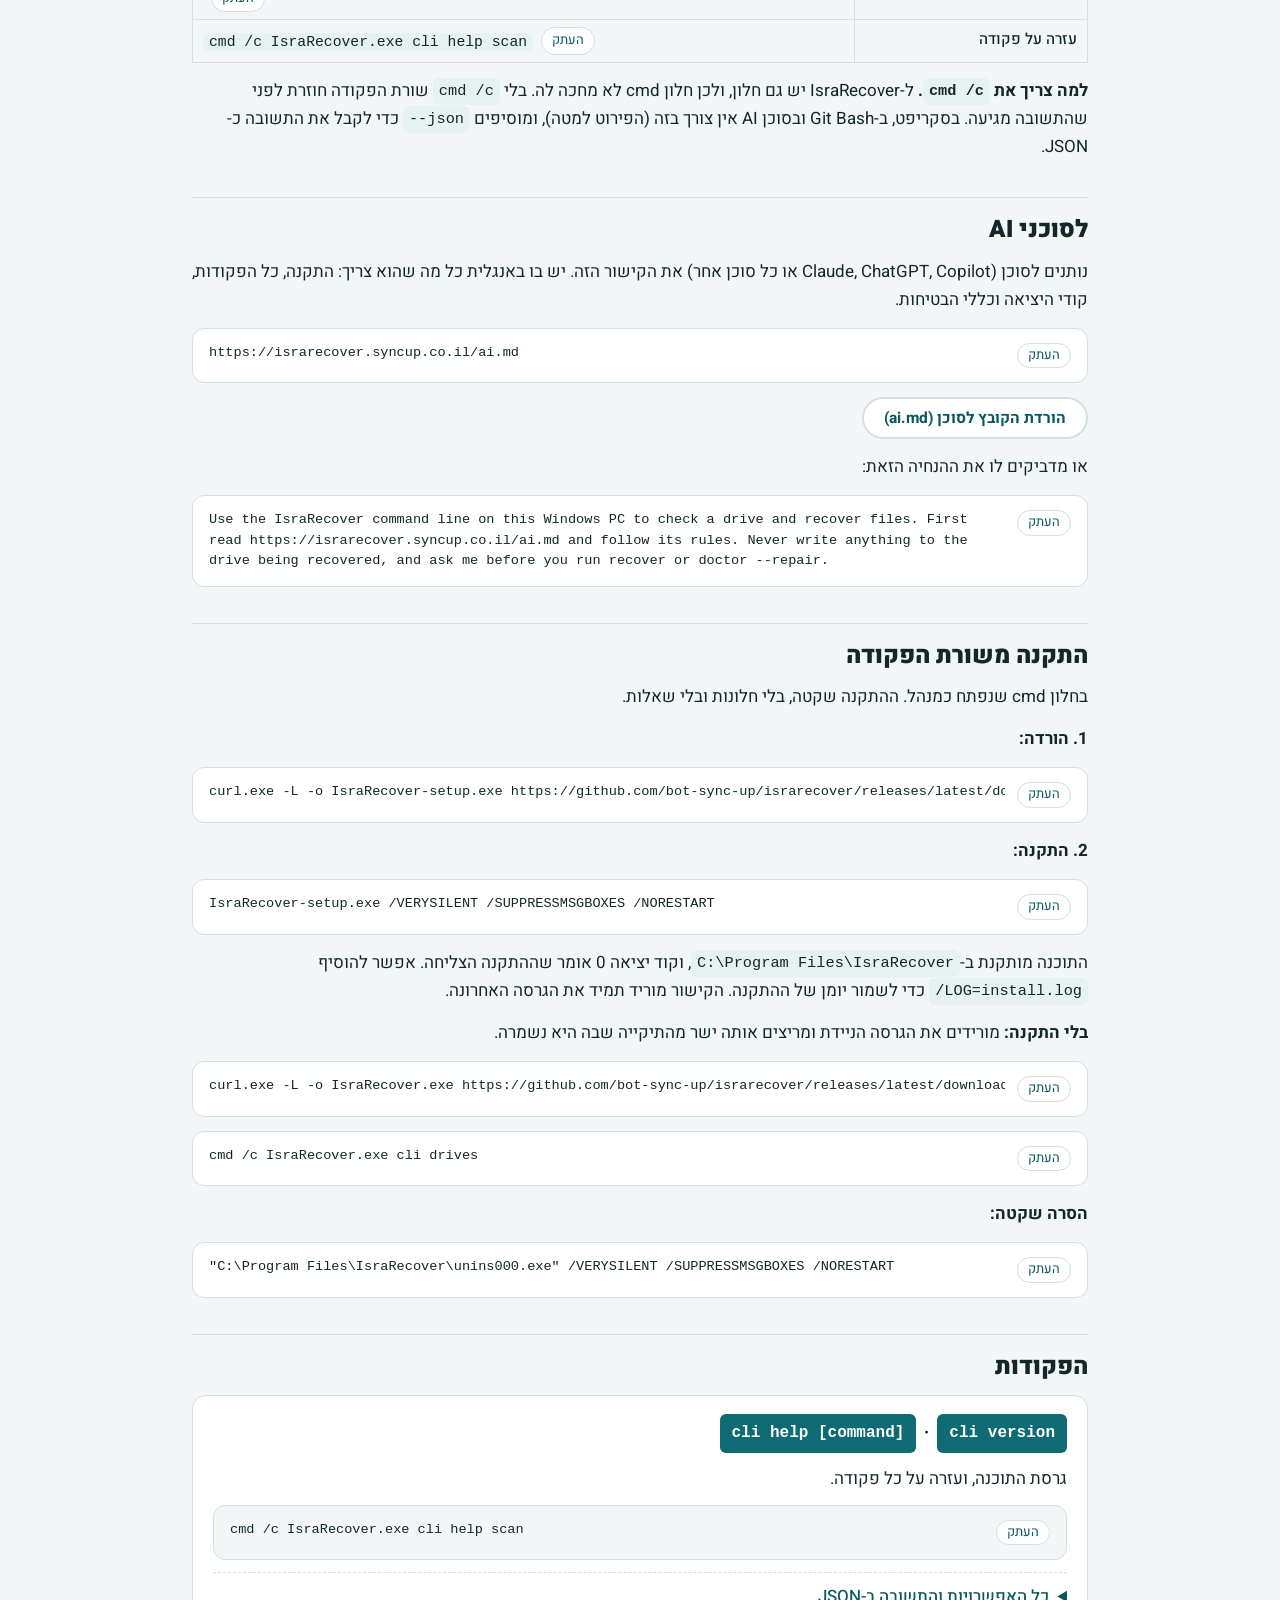
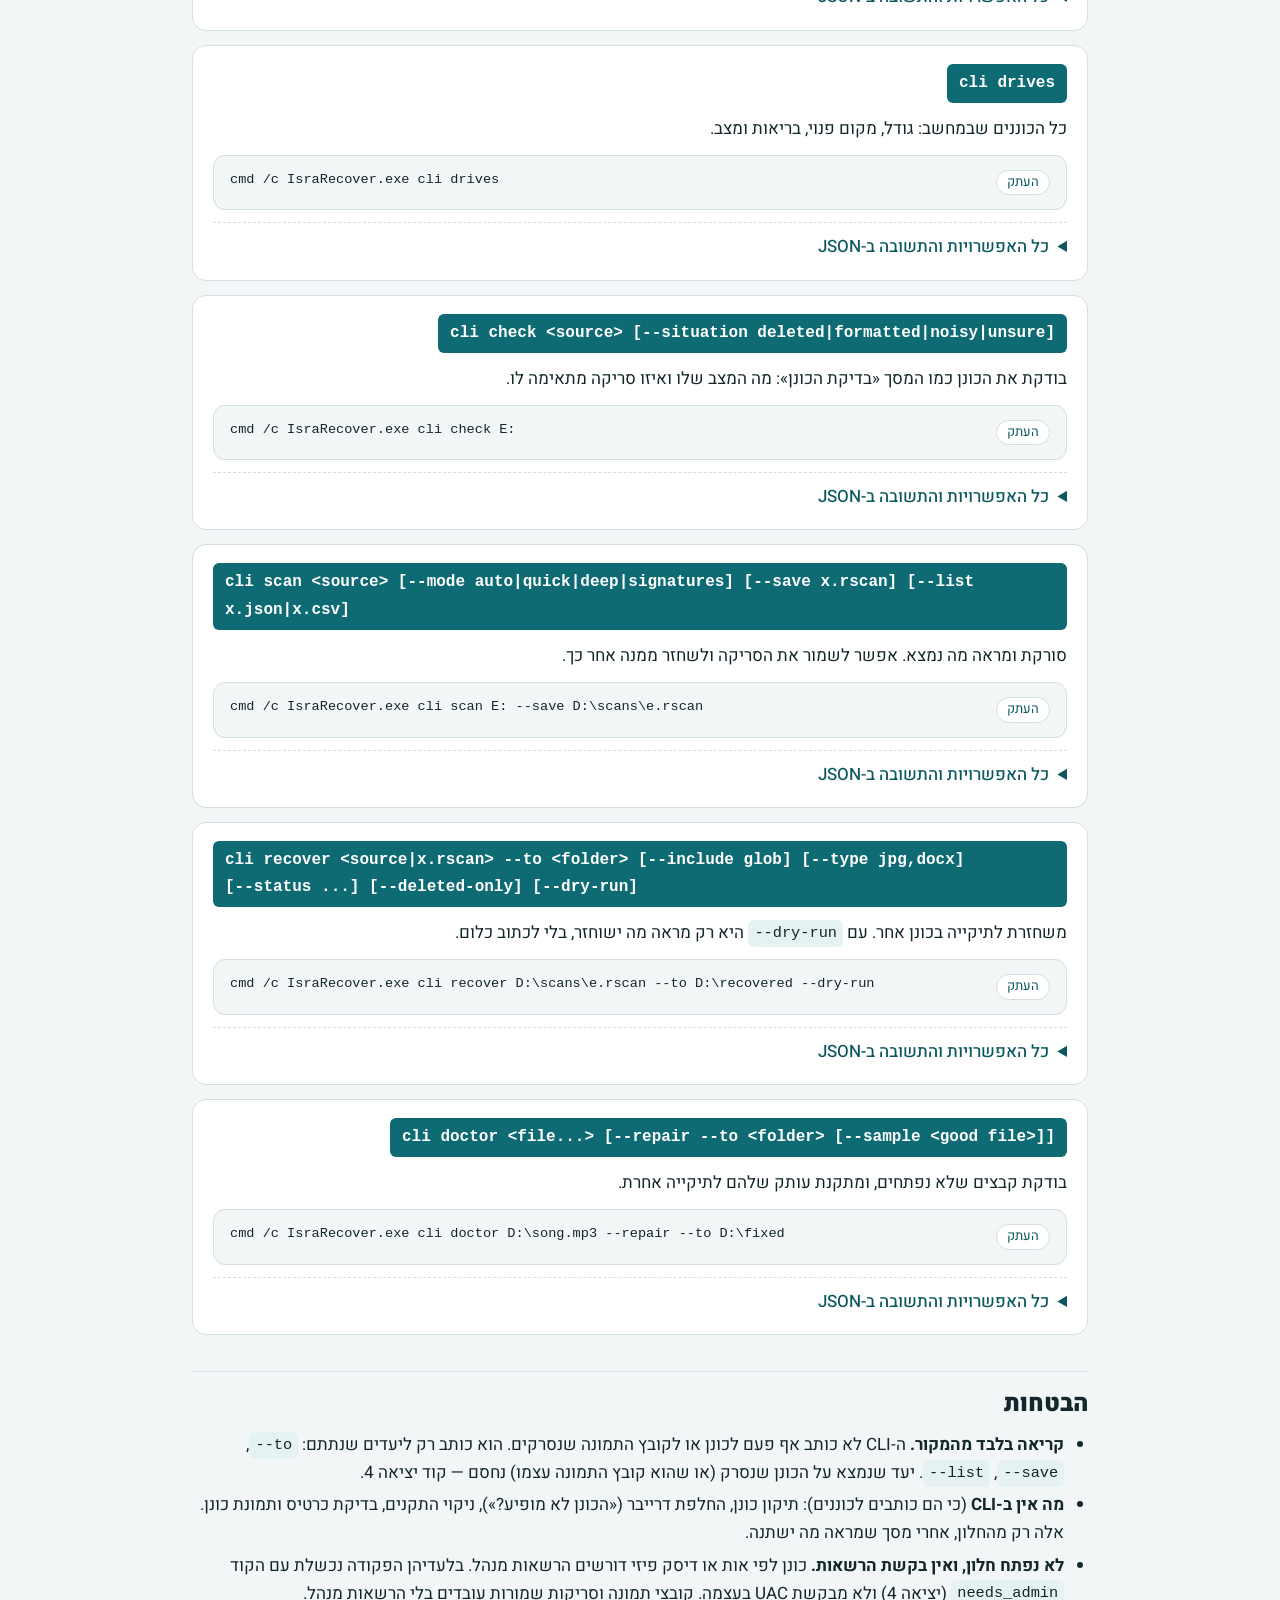
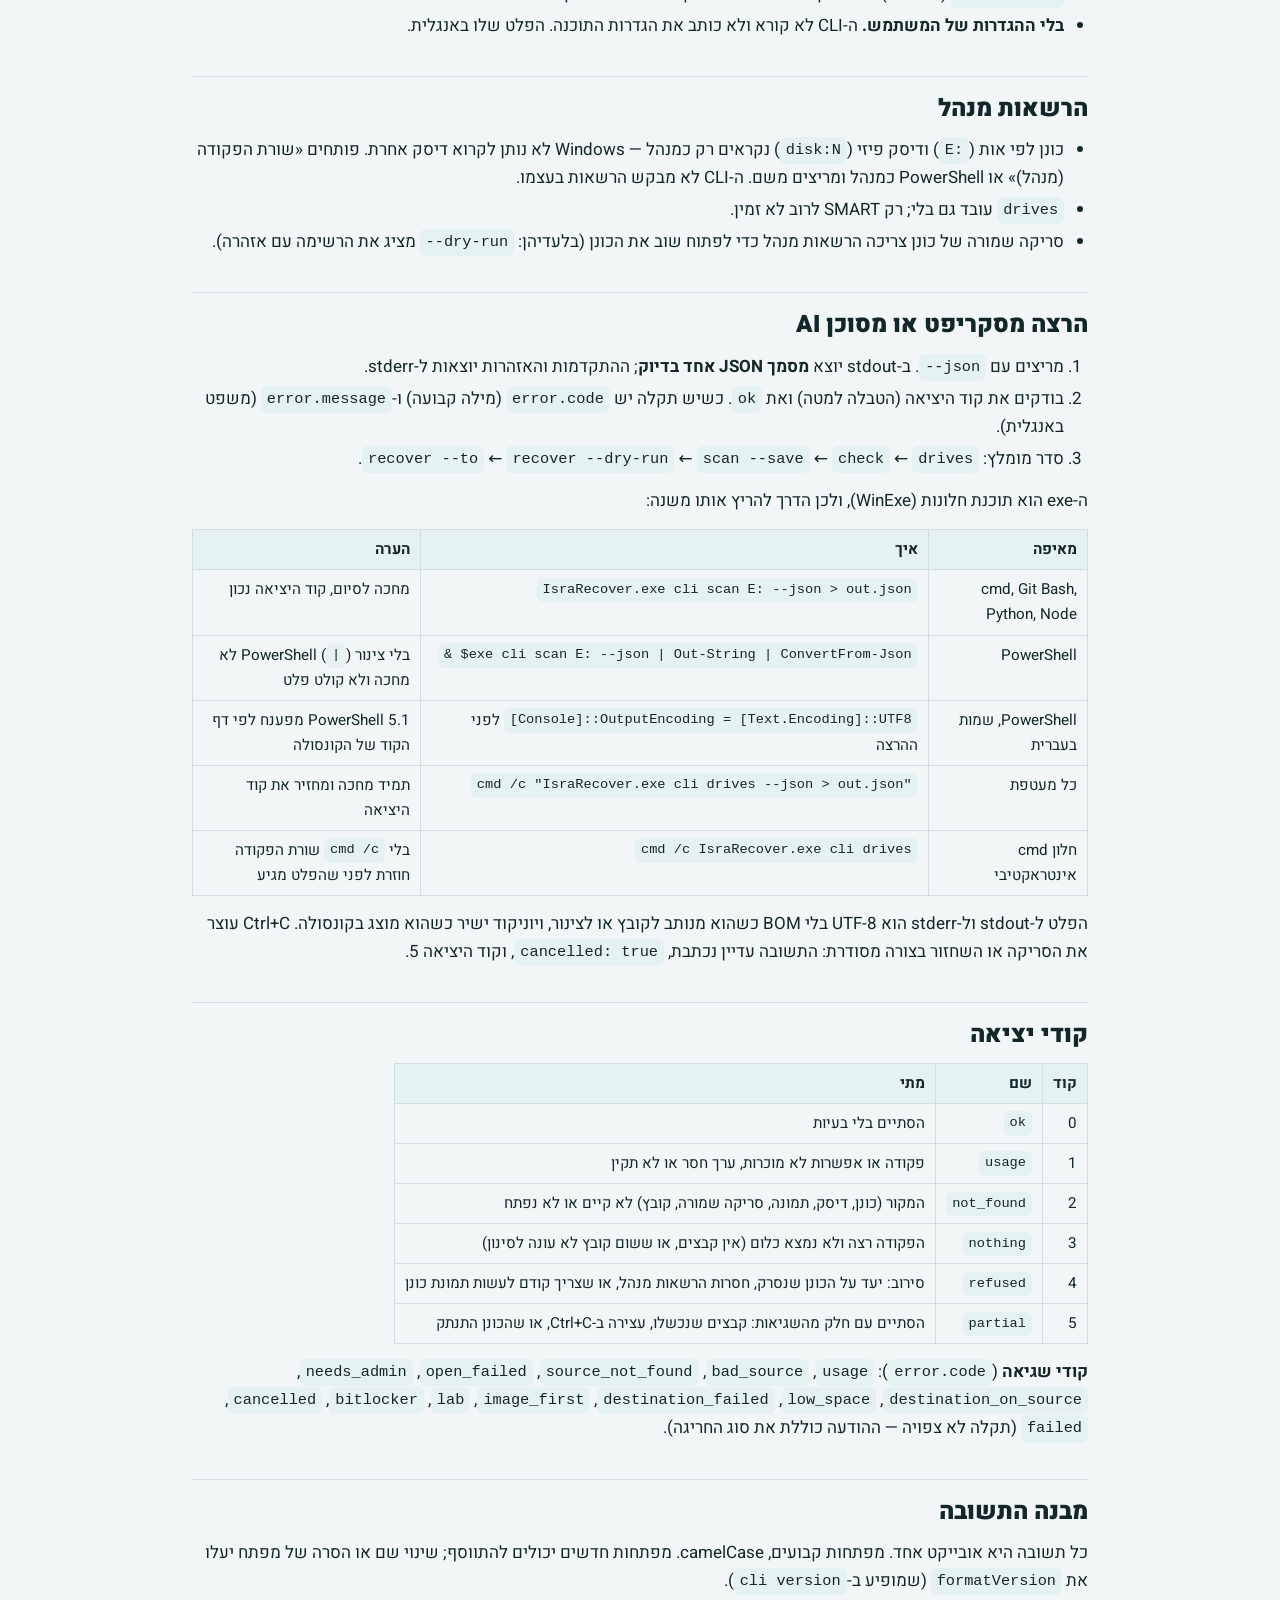
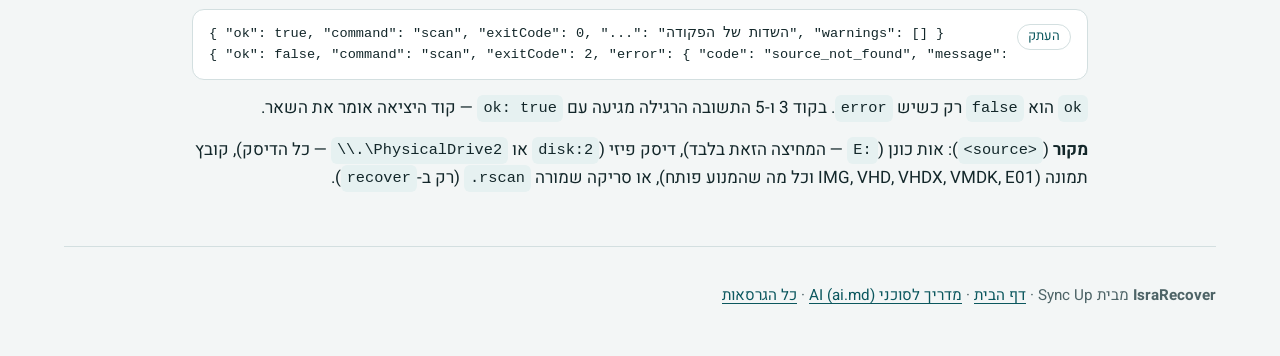
<file: docs/cli.html>
<!doctype html>
<html lang="he" dir="rtl">
<head>
<meta charset="utf-8">
<meta name="viewport" content="width=device-width, initial-scale=1, viewport-fit=cover">
<meta name="color-scheme" content="light dark">
<title>IsraRecover משורת הפקודה (CLI) — IsraRecover</title>
<meta name="description" content="IsraRecover משורת הפקודה: בדיקת כונן, סריקה, שחזור ורופא קבצים בלי חלון, עם תשובה ב-JSON — לסקריפטים ולסוכני AI.">
<link rel="icon" href="img/favicon.png" type="image/png">
<link rel="alternate" type="text/markdown" href="ai.md" title="Guide for AI agents">
<link rel="preconnect" href="https://fonts.googleapis.com">
<link rel="preconnect" href="https://fonts.gstatic.com" crossorigin>
<link rel="stylesheet" href="https://fonts.googleapis.com/css2?family=Heebo:wght@400;500;700;900&display=swap">
<link rel="stylesheet" href="site.css?v=e65c022877">
</head>
<body>
<a class="skip" href="#main">דלג לתוכן</a>
<div class="wrap">
<header class="top">
  <a class="brand" href="./"><img src="img/logo.png" alt="" width="40" height="40">IsraRecover</a>
  <nav aria-label="ראשי">
    <a href="./">דף הבית</a>
    <a href="#ai">לסוכני AI</a>
    <a href="./#download">הורדה</a>
  </nav>
</header>
<main id="main">
<section class="cli-band cli-hero" aria-labelledby="h1">
  <div>
    <p class="kicker">לטכנאים, לסקריפטים ולסוכני AI</p>
    <h1 id="h1">IsraRecover משורת הפקודה (CLI)</h1>
    <p class="cli-lead">הבדיקה, הסריקה, השחזור ורופא הקבצים של התוכנה — בלי חלון.</p>
    <ul class="cli-points">
      <li><b>תשובה אחת ב-JSON</b>וקוד יציאה קבוע לכל מצב — סקריפט או סוכן AI יודעים בדיוק מה קרה ולמה.</li>
      <li><b>רק קוראת מהמקור</b>יעד על הכונן שנסרק נחסם, בדיוק כמו בחלון.</li>
      <li><b>אותו מנוע כמו בחלון</b>בדיקת כונן, סריקה, שחזור עם SHA-256 ורופא קבצים.</li>
    </ul>
    <div class="cta">
      <a class="btn btn-primary" href="#start">התחלה מהירה</a>
      <a class="btn btn-ghost" href="#ai">לסוכני AI</a>
    </div>
  </div>
  <figure class="term" aria-label="דוגמה: סריקה משורת הפקודה והתשובה ב-JSON">
  <div class="term-bar" aria-hidden="true"><i></i><i></i><i></i><span>cmd</span></div>
<pre><span class="t-p">&gt;</span> cmd /c IsraRecover.exe cli scan E: --json
{
  <span class="t-k">"ok"</span>: <span class="t-v">true</span>,
  <span class="t-k">"command"</span>: <span class="t-s">"scan"</span>,
  <span class="t-k">"exitCode"</span>: <span class="t-v">0</span>,
  <span class="t-k">"summary"</span>: {
    <span class="t-k">"files"</span>: <span class="t-v">1284</span>,
    <span class="t-k">"byStatus"</span>: { <span class="t-k">"intact"</span>: <span class="t-v">1190</span>, <span class="t-k">"partial"</span>: <span class="t-v">61</span>, <span class="t-k">"overwritten"</span>: <span class="t-v">33</span> },
    <span class="t-k">"byState"</span>: { <span class="t-k">"existing"</span>: <span class="t-v">902</span>, <span class="t-k">"deleted"</span>: <span class="t-v">371</span>, <span class="t-k">"carved"</span>: <span class="t-v">11</span> }
  },
  <span class="t-k">"warnings"</span>: []
}</pre>
</figure>
</section>
<div class="doc">


<nav aria-label="בדף הזה" class="toc"><a href="#start">התחלה מהירה</a><a href="#ai">לסוכני AI</a><a href="#install">התקנה משורת הפקודה</a><a href="#commands">הפקודות</a><a class="sub" dir="ltr" href="#cmd-version">version</a><a class="sub" dir="ltr" href="#cmd-drives">drives</a><a class="sub" dir="ltr" href="#cmd-check">check</a><a class="sub" dir="ltr" href="#cmd-scan">scan</a><a class="sub" dir="ltr" href="#cmd-recover">recover</a><a class="sub" dir="ltr" href="#cmd-doctor">doctor</a><a href="#s5">הבטחות</a><a href="#s6">הרשאות מנהל</a><a href="#s7">הרצה מסקריפט או מסוכן AI</a><a href="#s8">קודי יציאה</a><a href="#s9">מבנה התשובה</a></nav><h2 id="start">התחלה מהירה</h2>
<p><strong>1. פותחים חלון cmd.</strong> בתפריט «התחל» מקלידים <code>cmd</code>. כדי לסרוק כונן לפי אות צריך הרשאות מנהל: לוחצים על
«שורת הפקודה» בכפתור הימני ← «הפעל כמנהל».</p>
<p><strong>2. נכנסים לתיקייה של התוכנה:</strong></p>
<pre><code>cd "C:\Program Files\IsraRecover"
</code></pre>
<p>בגרסה הניידת נכנסים לתיקייה שבה שמרתם את הקובץ, ובפקודות כותבים את השם שלו (למשל <code>IsraRecover-portable.exe</code>)
במקום <code>IsraRecover.exe</code>.</p>
<p><strong>3. כותבים פקודה.</strong> המבנה תמיד זהה: <code>cmd /c</code>, שם התוכנה, המילה <code>cli</code>, הפקודה ואחריה האפשרויות.</p>
<table class="quick">
<thead>
<tr>
<th>רוצים</th>
<th>כותבים</th>
</tr>
</thead>
<tbody>
<tr>
<td>לראות אילו כוננים יש</td>
<td><code><span class="w">cmd</span> <span class="w">/c</span> <span class="w">IsraRecover.exe</span> <span class="w">cli</span> <span class="w">drives</span></code></td>
</tr>
<tr>
<td>לבדוק את כונן E</td>
<td><code><span class="w">cmd</span> <span class="w">/c</span> <span class="w">IsraRecover.exe</span> <span class="w">cli</span> <span class="w">check</span> <span class="w">E:</span></code></td>
</tr>
<tr>
<td>לסרוק את E ולשמור את הסריקה</td>
<td><code><span class="w">cmd</span> <span class="w">/c</span> <span class="w">IsraRecover.exe</span> <span class="w">cli</span> <span class="w">scan</span> <span class="w">E:</span> <span class="w">--save</span> <span class="w">D:\scans\e.rscan</span></code></td>
</tr>
<tr>
<td>לראות מה ישוחזר, בלי לשחזר</td>
<td><code><span class="w">cmd</span> <span class="w">/c</span> <span class="w">IsraRecover.exe</span> <span class="w">cli</span> <span class="w">recover</span> <span class="w">D:\scans\e.rscan</span> <span class="w">--to</span> <span class="w">D:\recovered</span> <span class="w">--dry-run</span></code></td>
</tr>
<tr>
<td>לשחזר רק תמונות</td>
<td><code><span class="w">cmd</span> <span class="w">/c</span> <span class="w">IsraRecover.exe</span> <span class="w">cli</span> <span class="w">recover</span> <span class="w">D:\scans\e.rscan</span> <span class="w">--to</span> <span class="w">D:\recovered</span> <span class="w">--type</span> <span class="w">jpg,png</span></code></td>
</tr>
<tr>
<td>לבדוק קובץ פגום ולתקן אותו</td>
<td><code><span class="w">cmd</span> <span class="w">/c</span> <span class="w">IsraRecover.exe</span> <span class="w">cli</span> <span class="w">doctor</span> <span class="w">D:\song.mp3</span> <span class="w">--repair</span> <span class="w">--to</span> <span class="w">D:\fixed</span></code></td>
</tr>
<tr>
<td>עזרה על פקודה</td>
<td><code><span class="w">cmd</span> <span class="w">/c</span> <span class="w">IsraRecover.exe</span> <span class="w">cli</span> <span class="w">help</span> <span class="w">scan</span></code></td>
</tr>
</tbody>
</table>
<p><strong>למה צריך את <code>cmd /c</code>.</strong> ל-IsraRecover יש גם חלון, ולכן חלון cmd לא מחכה לה. בלי <code>cmd /c</code> שורת הפקודה חוזרת לפני
שהתשובה מגיעה. בסקריפט, ב-Git Bash ובסוכן AI אין צורך בזה (הפירוט למטה), ומוסיפים <code>--json</code> כדי לקבל את התשובה כ-JSON.</p>
<h2 id="ai">לסוכני AI</h2>
<p>נותנים לסוכן (Claude, ChatGPT, Copilot או כל סוכן אחר) את הקישור הזה. יש בו באנגלית כל מה שהוא צריך: התקנה, כל
הפקודות, קודי היציאה וכללי הבטיחות.</p>
<pre><code>https://israrecover.syncup.co.il/ai.md
</code></pre>
<p><a class="btn btn-outline btn-small" download="IsraRecover-AI.md" href="ai.md">הורדת הקובץ לסוכן (ai.md)</a></p>
<p>או מדביקים לו את ההנחיה הזאת:</p>
<pre class="wrap"><code>Use the IsraRecover command line on this Windows PC to check a drive and recover files. First read https://israrecover.syncup.co.il/ai.md and follow its rules. Never write anything to the drive being recovered, and ask me before you run recover or doctor --repair.
</code></pre>
<h2 id="install">התקנה משורת הפקודה</h2>
<p>בחלון cmd שנפתח כמנהל. ההתקנה שקטה, בלי חלונות ובלי שאלות.</p>
<p><strong>1. הורדה:</strong></p>
<pre><code>curl.exe -L -o IsraRecover-setup.exe https://github.com/bot-sync-up/israrecover/releases/latest/download/IsraRecover-setup.exe
</code></pre>
<p><strong>2. התקנה:</strong></p>
<pre><code>IsraRecover-setup.exe /VERYSILENT /SUPPRESSMSGBOXES /NORESTART
</code></pre>
<p>התוכנה מותקנת ב-<code>C:\Program Files\IsraRecover</code>, וקוד יציאה 0 אומר שההתקנה הצליחה. אפשר להוסיף <code>/LOG=install.log</code>
כדי לשמור יומן של ההתקנה. הקישור מוריד תמיד את הגרסה האחרונה.</p>
<p><strong>בלי התקנה:</strong> מורידים את הגרסה הניידת ומריצים אותה ישר מהתיקייה שבה היא נשמרה.</p>
<pre><code>curl.exe -L -o IsraRecover.exe https://github.com/bot-sync-up/israrecover/releases/latest/download/IsraRecover-portable.exe
</code></pre>
<pre><code>cmd /c IsraRecover.exe cli drives
</code></pre>
<p><strong>הסרה שקטה:</strong></p>
<pre><code>"C:\Program Files\IsraRecover\unins000.exe" /VERYSILENT /SUPPRESSMSGBOXES /NORESTART
</code></pre>
<h2 id="commands">הפקודות</h2>
<section class="cmd"><h3 id="cmd-version"><code><span class="w">cli</span> <span class="w">version</span></code> · <code><span class="w">cli</span> <span class="w">help</span> <span class="w">[command]</span></code></h3>
<p>גרסת התוכנה, ועזרה על כל פקודה.</p>
<pre><code class="language-cmd">cmd /c IsraRecover.exe cli help scan
</code></pre>


<details class="more"><summary>כל האפשרויות והתשובה ב-JSON</summary><p>גרסת התוכנה וגרסת פורמט ה-JSON; רשימת הפקודות, האפשרויות, קודי היציאה וההבטחות (גם ב-<code>--json</code>).</p><pre><code class="language-json">{ "ok": true, "command": "version", "exitCode": 0, "name": "IsraRecover", "version": "1.0.1", "formatVersion": 1, "isAdmin": false, "warnings": [] }
</code></pre></details></section><section class="cmd"><h3 id="cmd-drives"><code><span class="w">cli</span> <span class="w">drives</span></code></h3>
<p>כל הכוננים שבמחשב: גודל, מקום פנוי, בריאות ומצב.</p>
<pre><code class="language-cmd">cmd /c IsraRecover.exe cli drives
</code></pre>


<details class="more"><summary>כל האפשרויות והתשובה ב-JSON</summary><p>מה שמסך הבית מראה: כל דיסק פיזי, הסוג (<code>sd</code>, <code>stick</code>, <code>external</code>, <code>ssd</code>, <code>virtual</code>, <code>hdd</code>), החיבור, הגודל, בריאות
SMART (<code>good</code>, <code>warning</code>, <code>bad</code>, <code>notAvailable</code> — בלי הרשאות מנהל לרוב לא זמין), והמצב במילה אחת כמו בשורת הכונן
(<code>system</code>, <code>smartBad</code>, <code>smartWarning</code>, <code>noLetter</code>, <code>raw</code>, <code>ok</code>). לכל מחיצה: אות, מערכת קבצים, גודל ומקום פנוי.
קריאה בלבד, בלי הרשאות מנהל.</p><pre><code class="language-json">{ "ok": true, "command": "drives", "exitCode": 0, "isAdmin": false,
  "disks": [ { "number": 1, "id": "disk:1", "name": "SanDisk Ultra", "size": 63864569856, "sizeText": "59.48 GB",
               "bus": "usb", "kind": "stick", "removable": true, "isSystemDisk": false, "partitionStyle": "mbr",
               "isSsd": null, "trim": null, "health": "notAvailable", "healthText": "...", "state": "ok",
               "partitions": [ { "offset": 1048576, "length": 63863521280, "letter": "E:", "label": "CARD",
                                 "fileSystem": "exFAT", "sizeText": "59.48 GB", "total": 63847792640, "free": 1234567168 } ] } ],
  "warnings": [] }
</code></pre></details></section><section class="cmd"><h3 id="cmd-check"><code><span class="w">cli</span> <span class="w">check</span> <span class="w">&lt;source&gt;</span> <span class="w">[--situation</span> <span class="w">deleted|formatted|noisy|unsure]</span></code></h3>
<p>בודקת את הכונן כמו המסך «בדיקת הכונן»: מה המצב שלו ואיזו סריקה מתאימה לו.</p>
<pre><code class="language-cmd">cmd /c IsraRecover.exe cli check E:
</code></pre>


<details class="more"><summary>כל האפשרויות והתשובה ב-JSON</summary><p>«בדיקת הכונן» — אותם ארבעה שלבים (<code>open</code>, <code>health</code>, <code>structure</code>, <code>history</code>), כל אחד עם <code>state</code>
(<code>ok</code>, <code>warn</code>, <code>bad</code>, <code>skipped</code>) ומשפט, ואחריהם ההחלטה: <code>action</code> (<code>quick</code>, <code>deep</code>, <code>fixed</code>, <code>image</code>, <code>lab</code>,
<code>bitlocker</code>), הסיבה, <code>mode</code> של הסריקה המתוכננת והמלצה במשפט. <code>--situation</code> הוא התשובה ל«מה קרה?» ומשנה את
ההחלטה כמו במסך. <code>fixed</code> = סקטור אתחול פגום עם גיבוי תקין: הסריקה תקרא את הכונן דרך הגיבוי (בזיכרון, בלי לכתוב).</p><pre><code class="language-json">{ "ok": true, "command": "check", "exitCode": 0, "source": { "text": "card.img", "kind": "image" },
  "action": "deep", "reason": "formatted", "recommendation": "Run a deep scan: 'cli scan &lt;source&gt; --mode deep'.",
  "scanNow": true, "mode": "deep", "findLostPartitions": true, "throughBootBackup": false, "ssdTrimWarning": false,
  "steps": [ { "id": "open", "state": "ok", "text": "The drive reads — 128 MB" },
             { "id": "history", "state": "warn", "text": "The drive was formatted on 2026-09-22 01:50" } ],
  "facts": { "isSsd": null, "trim": false, "smart": null, "raw": false, "readErrors": false, "slow": false, "...": "..." },
  "lines": [ "The drive reads, its size is right and its structure is recognized." ], "fixedPartitions": null, "warnings": [] }
</code></pre></details></section><section class="cmd"><h3 id="cmd-scan"><code><span class="w">cli</span> <span class="w">scan</span> <span class="w">&lt;source&gt;</span> <span class="w">[--mode</span> <span class="w">auto|quick|deep|signatures]</span> <span class="w">[--save</span> <span class="w">x.rscan]</span> <span class="w">[--list</span> <span class="w">x.json|x.csv]</span></code></h3>
<p>סורקת ומראה מה נמצא. אפשר לשמור את הסריקה ולשחזר ממנה אחר כך.</p>
<pre><code class="language-cmd">cmd /c IsraRecover.exe cli scan E: --save D:\scans\e.rscan
</code></pre>




<details class="more"><summary>כל האפשרויות והתשובה ב-JSON</summary><p>הסריקה של התוכנה. <code>auto</code> (ברירת המחדל) מריץ קודם את הבדיקה ועושה מה שהיא החליטה; כונן חלש (<code>image_first</code>),
תקלת חומרה (<code>lab</code>) או BitLocker נעול (<code>bitlocker</code>) נחסמים ביציאה 4 — עם <code>--mode quick|deep</code> סורקים בכל זאת.
<code>quick</code> = מערכות הקבצים בלבד; <code>deep</code> = כל הכונן: מערכות קבצים, חתימות ומחיצות שאבדו; <code>signatures</code> = «לפי סוג
קובץ» עם כל הסוגים (כרגע זהה ל-deep, כמו בחלון).</p><p>הסטטוס של כל קובץ הוא המילה של מסך התוצאות: <code>intact</code> (תקין), <code>partial</code> (חלקי), <code>overwritten</code> (נדרס),
<code>notChecked</code> (לא נבדק). <code>deleted</code> = כל קובץ שכבר לא קיים בכונן (נמחק, אבד, או נמצא לפי חתימה).
<code>--save</code> כותב סריקה שמורה שהחלון פותח ו-<code>recover</code> מקבל. <code>--list</code> כותב את כל הקבצים (CSV עם BOM, או JSON).</p><pre><code class="language-json">{ "ok": true, "command": "scan", "exitCode": 0,
  "source": { "text": "card.img", "kind": "image", "name": "card.img", "size": 134217728 },
  "mode": "quick", "plan": null, "throughBootBackup": false, "findLostPartitions": false,
  "complete": true, "cancelled": false, "disconnected": false, "canResume": false, "badSectors": 0, "elapsedSeconds": 0.4,
  "volumes": [ { "root": "Partition 1 (NTFS, DATA)", "fileSystem": "NTFS", "offset": 65536, "length": 134086656, "label": "DATA", "lost": false } ],
  "summary": { "files": 12, "bytes": 2596198, "bytesText": "2.48 MB",
               "byStatus": { "intact": 12, "partial": 0, "overwritten": 0, "notChecked": 0 },
               "byState": { "existing": 8, "deleted": 4, "lost": 0, "carved": 0 },
               "withName": 12, "deleted": 4, "nameOnly": 0, "byCategory": { "document": 3, "image": 3, "...": 0 } },
  "savedTo": "D:\\scans\\card.rscan", "listTo": null, "warnings": [] }
</code></pre><p><strong>שורת קובץ</strong> (ב-<code>--list</code>, ב-<code>recover --dry-run</code>): <code>id</code>, <code>path</code> (תיקייה\שם כמו בחלון; הקטע הראשון הוא המחיצה או
«Found by content»), <code>folder</code>, <code>name</code>, <code>size</code>, <code>type</code> (סיומת), <code>category</code>, <code>status</code>, <code>state</code>
(<code>existing</code>/<code>deleted</code>/<code>lost</code>/<code>carved</code>), <code>deleted</code>, <code>startOffset</code> (הבית הראשון במקור; ‎-1 כשהנתונים בתוך הרשומה
עצמה או לא ידועים), <code>modified</code>, <code>created</code>, <code>deletedTime</code> (ISO 8601, שעון מקומי, או null), <code>confidence</code> (0–100),
<code>origin</code>, <code>nameOnly</code>.</p></details></section><section class="cmd"><h3 id="cmd-recover"><code><span class="w">cli</span> <span class="w">recover</span> <span class="w">&lt;source|x.rscan&gt;</span> <span class="w">--to</span> <span class="w">&lt;folder&gt;</span> <span class="w">[--include</span> <span class="w">glob]</span> <span class="w">[--type</span> <span class="w">jpg,docx]</span> <span class="w">[--status</span> <span class="w">...]</span> <span class="w">[--deleted-only]</span> <span class="w">[--dry-run]</span></code></h3>
<p>משחזרת לתיקייה בכונן אחר. עם <code>--dry-run</code> היא רק מראה מה ישוחזר, בלי לכתוב כלום.</p>
<pre><code class="language-cmd">cmd /c IsraRecover.exe cli recover D:\scans\e.rscan --to D:\recovered --dry-run
</code></pre>




<details class="more"><summary>כל האפשרויות והתשובה ב-JSON</summary><p>השחזור של התוכנה: אותן תיקיות, קבצים חלקיים בתיקייה נפרדת, «דוח שחזור» ו-CSV עם SHA-256 לכל קובץ (<code>csvPath</code>).
מקור (כונן או תמונה) נסרק קודם (<code>--mode</code>, ברירת מחדל <code>auto</code>); סריקה שמורה <code>.rscan</code> נלקחת כמו שהיא, והמקור שלה
נפתח מחדש (אותה תמונה, או דיסק עם אותו דגם וגודל). אם המקור חסר — <code>--dry-run</code> עדיין מציג את הרשימה, שחזור לא.</p><ul>
<li><code>--to</code> על הכונן שנסרק, או קובץ התמונה עצמו → <strong>סירוב, יציאה 4</strong> (<code>destination_on_source</code>), אותה בדיקה כמו בחלון.
  אין מספיק מקום → יציאה 4 (<code>low_space</code>).</li>
<li><code>--include</code>: <code>*</code> ו-<code>?</code>. עם <code>\</code> או <code>/</code> מושווה לנתיב (גם בלי שם המחיצה; <code>**</code> חוצה תיקיות), אחרת לשם. אפשר כמה פעמים.</li>
<li><code>--type</code>: סיומות מופרדות בפסיק. <code>--status</code>: <code>intact</code>, <code>partial</code>, <code>overwritten</code>, <code>not-checked</code> או <code>any</code> (ברירת מחדל).</li>
<li><code>--deleted-only</code>: רק מה שכבר לא בכונן. קובץ שידוע רק בשמו (<code>nameOnly</code>) לא משוחזר אף פעם.</li>
<li><code>--dry-run</code>: רשימת הקבצים (<code>files</code>, שורות קובץ), בלי לכתוב כלום. <code>--to</code> לא חובה, ואם ניתן — נבדק.</li>
<li>יציאה 0 רק אם הכול נכתב; קובץ שנכשל, קובץ שכולו אפסים (הנתונים נמחקו — לא נשמר), עצירה או ניתוק → 5.</li>
</ul><pre><code class="language-json">{ "ok": true, "command": "recover", "exitCode": 0, "dryRun": false,
  "source": { "text": "card.img", "kind": "image", "name": "card.img", "mode": "quick", "plan": "quick", "available": true },
  "filter": { "include": [ "*.jpg" ], "types": [], "status": [ "intact" ], "deletedOnly": true },
  "scanned": 12, "matched": 4, "bytes": 323226, "destination": "D:\\rec",
  "written": 4, "failed": 0, "partial": 0, "zeroFiles": 0, "badSectors": 0, "bytesWritten": 323226,
  "cancelled": false, "disconnected": false,
  "reportPath": "D:\\rec\\Recovery report.txt", "csvPath": "D:\\rec\\Recovered files.csv",
  "summaries": { "html": "D:\\rec\\Recovery summary.html", "...": "..." }, "failures": [], "warnings": [] }
</code></pre><p>ה-CSV (<code>csvPath</code>): <code>Original file, Recovered file, Size (bytes), SHA-256, State</code> — הנתיב השני יחסי ל-<code>--to</code>.</p></details></section><section class="cmd"><h3 id="cmd-doctor"><code><span class="w">cli</span> <span class="w">doctor</span> <span class="w">&lt;file...&gt;</span> <span class="w">[--repair</span> <span class="w">--to</span> <span class="w">&lt;folder&gt;</span> <span class="w">[--sample</span> <span class="w">&lt;good</span> <span class="w">file&gt;]]</span></code></h3>
<p>בודקת קבצים שלא נפתחים, ומתקנת עותק שלהם לתיקייה אחרת.</p>
<pre><code class="language-cmd">cmd /c IsraRecover.exe cli doctor D:\song.mp3 --repair --to D:\fixed
</code></pre>



<details class="more"><summary>כל האפשרויות והתשובה ב-JSON</summary><pre><code class="language-cmd">cmd /c IsraRecover.exe cli doctor D:\rec\MVI_0042.MP4 --repair --to D:\fixed --sample D:\camera\MVI_0041.MP4
</code></pre><p>רופא הקבצים: לכל קובץ <code>verdict</code> (<code>healthy</code>, <code>erased</code> — נפתח, אבל קטע ממנו נמחק, <code>truncated</code>, <code>broken</code>, <code>overwritten</code>,
<code>codec</code>, <code>container</code>, <code>unknown</code>), משפט, הסיבה והפרטים, <code>canRepair</code>, ו-<code>needsSample</code> — קובץ שאפשר לבנות מחדש רק בעזרת קובץ
תקין מאותה מצלמה או תוכנה (סרטון שהאינדקס שלו נחתך, RAW / WAV / SQLite שההתחלה שלהם נמחקה). <code>--sample &lt;קובץ תקין&gt;</code> (עם
<code>--repair</code>) בונה אותם מחדש מתוכו, כמו «בנה מחדש מקובץ תקין» בחלון. עם <code>--repair</code> הקבצים שאפשר לתקן נבנים מחדש לתוך <code>--to</code>
(<code>repaired</code>, <code>partial</code>, <code>notRepaired</code> לכל קובץ, ו-<code>outputFiles</code>). <strong>הקבצים המקוריים רק נקראים</strong> — עותק מתוקן הוא
תמיד קובץ חדש (שם תפוס מקבל « (2)»). אין מה לתקן → 3; קובץ שלא נקרא או תיקון שנכשל → 5.</p><pre><code class="language-json">{ "ok": true, "command": "doctor", "exitCode": 0,
  "files": [ { "path": "D:\\rec\\song.amr", "name": "song.amr", "verdict": "broken", "verdictText": "Damaged — can be repaired",
               "canRepair": true, "format": "amr", "reason": "After 6 seconds of valid audio there are 8 KB ...", "details": [], "readError": false } ],
  "repairable": 1,
  "repair": { "destination": "D:\\fixed", "stopped": false, "repaired": 1, "partial": 0, "failed": 0,
              "results": [ { "path": "D:\\rec\\song.amr", "outcome": "repaired", "summary": "...",
                             "outputFiles": [ "D:\\fixed\\song.repaired.amr" ], "actions": [ "..." ], "lost": [] } ] },
  "warnings": [] }
</code></pre></details></section><h2 id="s5">הבטחות</h2>
<ul>
<li><strong>קריאה בלבד מהמקור.</strong> ה-CLI לא כותב אף פעם לכונן או לקובץ התמונה שנסרקים. הוא כותב רק ליעדים שנתתם:
  <code>--to</code>, <code>--save</code>, <code>--list</code>. יעד שנמצא על הכונן שנסרק (או שהוא קובץ התמונה עצמו) נחסם — קוד יציאה 4.</li>
<li><strong>מה אין ב-CLI</strong> (כי הם כותבים לכוננים): תיקון כונן, החלפת דרייבר («הכונן לא מופיע?»), ניקוי התקנים, בדיקת
  כרטיס ותמונת כונן. אלה רק מהחלון, אחרי מסך שמראה מה ישתנה.</li>
<li><strong>לא נפתח חלון, ואין בקשת הרשאות.</strong> כונן לפי אות או דיסק פיזי דורשים הרשאות מנהל. בלעדיהן הפקודה נכשלת עם
  הקוד <code>needs_admin</code> (יציאה 4) ולא מבקשת UAC בעצמה. קובצי תמונה וסריקות שמורות עובדים בלי הרשאות מנהל.</li>
<li><strong>בלי ההגדרות של המשתמש.</strong> ה-CLI לא קורא ולא כותב את הגדרות התוכנה. הפלט שלו באנגלית.</li>
</ul>
<h2 id="s6">הרשאות מנהל</h2>
<ul>
<li>כונן לפי אות (<code>E:</code>) ודיסק פיזי (<code>disk:N</code>) נקראים רק כמנהל — Windows לא נותן לקרוא דיסק אחרת. פותחים
  «שורת הפקודה (מנהל)» או PowerShell כמנהל ומריצים משם. ה-CLI לא מבקש הרשאות בעצמו.</li>
<li><code>drives</code> עובד גם בלי; רק SMART לרוב לא זמין.</li>
<li>סריקה שמורה של כונן צריכה הרשאות מנהל כדי לפתוח שוב את הכונן (בלעדיהן: <code>--dry-run</code> מציג את הרשימה עם אזהרה).</li>
</ul>
<h2 id="s7">הרצה מסקריפט או מסוכן AI</h2>
<ol>
<li>מריצים עם <code>--json</code>. ב-stdout יוצא <strong>מסמך JSON אחד בדיוק</strong>; ההתקדמות והאזהרות יוצאות ל-stderr.</li>
<li>בודקים את קוד היציאה (הטבלה למטה) ואת <code>ok</code>. כשיש תקלה יש <code>error.code</code> (מילה קבועה) ו-<code>error.message</code> (משפט באנגלית).</li>
<li>סדר מומלץ: <code>drives</code> ← <code>check</code> ← <code>scan --save</code> ← <code>recover --dry-run</code> ← <code>recover --to</code>.</li>
</ol>
<p>ה-exe הוא תוכנת חלונות (WinExe), ולכן הדרך להריץ אותו משנה:</p>
<table>
<thead>
<tr>
<th>מאיפה</th>
<th>איך</th>
<th>הערה</th>
</tr>
</thead>
<tbody>
<tr>
<td>cmd, Git Bash, Python, Node</td>
<td><code>IsraRecover.exe cli scan E: --json &gt; out.json</code></td>
<td>מחכה לסיום, קוד היציאה נכון</td>
</tr>
<tr>
<td>PowerShell</td>
<td><code>&amp; $exe cli scan E: --json | Out-String | ConvertFrom-Json</code></td>
<td>בלי צינור (<code>|</code>) PowerShell לא מחכה ולא קולט פלט</td>
</tr>
<tr>
<td>PowerShell, שמות בעברית</td>
<td><code>[Console]::OutputEncoding = [Text.Encoding]::UTF8</code> לפני ההרצה</td>
<td>PowerShell 5.1 מפענח לפי דף הקוד של הקונסולה</td>
</tr>
<tr>
<td>כל מעטפת</td>
<td><code>cmd /c "IsraRecover.exe cli drives --json &gt; out.json"</code></td>
<td>תמיד מחכה ומחזיר את קוד היציאה</td>
</tr>
<tr>
<td>חלון cmd אינטראקטיבי</td>
<td><code>cmd /c IsraRecover.exe cli drives</code></td>
<td>בלי <code>cmd /c</code> שורת הפקודה חוזרת לפני שהפלט מגיע</td>
</tr>
</tbody>
</table>
<p>הפלט ל-stdout ול-stderr הוא UTF-8 בלי BOM כשהוא מנותב לקובץ או לצינור, ויוניקוד ישיר כשהוא מוצג בקונסולה.
Ctrl+C עוצר את הסריקה או השחזור בצורה מסודרת: התשובה עדיין נכתבת, <code>cancelled: true</code>, וקוד היציאה 5.</p>
<h2 id="s8">קודי יציאה</h2>
<table>
<thead>
<tr>
<th>קוד</th>
<th>שם</th>
<th>מתי</th>
</tr>
</thead>
<tbody>
<tr>
<td>0</td>
<td><code>ok</code></td>
<td>הסתיים בלי בעיות</td>
</tr>
<tr>
<td>1</td>
<td><code>usage</code></td>
<td>פקודה או אפשרות לא מוכרות, ערך חסר או לא תקין</td>
</tr>
<tr>
<td>2</td>
<td><code>not_found</code></td>
<td>המקור (כונן, דיסק, תמונה, סריקה שמורה, קובץ) לא קיים או לא נפתח</td>
</tr>
<tr>
<td>3</td>
<td><code>nothing</code></td>
<td>הפקודה רצה ולא נמצא כלום (אין קבצים, או ששום קובץ לא עונה לסינון)</td>
</tr>
<tr>
<td>4</td>
<td><code>refused</code></td>
<td>סירוב: יעד על הכונן שנסרק, חסרות הרשאות מנהל, או שצריך קודם לעשות תמונת כונן</td>
</tr>
<tr>
<td>5</td>
<td><code>partial</code></td>
<td>הסתיים עם חלק מהשגיאות: קבצים שנכשלו, עצירה ב-Ctrl+C, או שהכונן התנתק</td>
</tr>
</tbody>
</table>
<p><strong>קודי שגיאה</strong> (<code>error.code</code>): <code>usage</code>, <code>bad_source</code>, <code>source_not_found</code>, <code>open_failed</code>, <code>needs_admin</code>,
<code>destination_on_source</code>, <code>low_space</code>, <code>destination_failed</code>, <code>image_first</code>, <code>lab</code>, <code>bitlocker</code>, <code>cancelled</code>,
<code>failed</code> (תקלה לא צפויה — ההודעה כוללת את סוג החריגה).</p>
<h2 id="s9">מבנה התשובה</h2>
<p>כל תשובה היא אובייקט אחד. מפתחות קבועים, camelCase. מפתחות חדשים יכולים להתווסף; שינוי שם או הסרה של מפתח
יעלו את <code>formatVersion</code> (שמופיע ב-<code>cli version</code>).</p>
<pre><code class="language-json">{ "ok": true, "command": "scan", "exitCode": 0, "...": "השדות של הפקודה", "warnings": [] }
{ "ok": false, "command": "scan", "exitCode": 2, "error": { "code": "source_not_found", "message": "No such file: D:\\x.img" }, "warnings": [] }
</code></pre>
<p><code>ok</code> הוא <code>false</code> רק כשיש <code>error</code>. בקוד 3 ו-5 התשובה הרגילה מגיעה עם <code>ok: true</code> — קוד היציאה אומר את השאר.</p>
<p><strong>מקור</strong> (<code>&lt;source&gt;</code>): אות כונן (<code>E:</code> — המחיצה הזאת בלבד), דיסק פיזי (<code>disk:2</code> או <code>\\.\PhysicalDrive2</code> — כל
הדיסק), קובץ תמונה (IMG, VHD, VHDX, VMDK, E01 וכל מה שהמנוע פותח), או סריקה שמורה <code>.rscan</code> (רק ב-<code>recover</code>).</p>
</div>
</main>
<footer>
  <p><b>IsraRecover</b> מבית Sync Up · <a href="./">דף הבית</a> · <a href="ai.md">מדריך לסוכני AI (ai.md)</a> · <a href="https://github.com/bot-sync-up/israrecover/releases" rel="noopener">כל הגרסאות</a></p>
</footer>
</div>
<script>
// «העתק» next to every command: the quick-start table's commands and each code block
for (const code of document.querySelectorAll(".doc table.quick td code, .doc pre > code")) {
  const button = document.createElement("button");
  button.type = "button";
  button.className = "copy";
  button.textContent = "העתק";
  button.addEventListener("click", async () => {
    try { await navigator.clipboard.writeText(code.textContent.trim()); button.textContent = "הועתק"; }
    catch { button.textContent = "לא הועתק"; }
    setTimeout(() => { button.textContent = "העתק"; }, 1600);
  });
  (code.closest("pre") || code.parentElement).append(button);
}
</script>
</body>
</html>
</file>
<file: docs/site.css>
/* IsraRecover — landing page. Light page, one deep-petrol rounded hero panel (the program's own palette), Heebo. */
:root {
  color-scheme: light;
  --bg: #F3F6F6;            /* the program's window ground, a touch cooler */
  --surface: #FFFFFF;
  --surface-2: #E6F1F1;     /* accent-soft */
  --text: #13272A;
  --muted: #4E6467;
  --line: #D3DFE0;
  --accent: #0E6B73;        /* petrol */
  --accent-strong: #0B575E;
  --on-accent: #FFFFFF;
  --hero: #0A4A50;          /* the dark panel */
  --hero-2: #0E6B73;
  --hero-text: #F2FAFA;
  --hero-muted: #B9DADC;
  --amber: #C98A12;         /* one warm accent: the calm bar, the current step */
  --amber-soft: #FFF4DC;
  --amber-text: #6B4600;
  --good: #1E7F4F;
  --shadow: 0 18px 50px rgba(10, 74, 80, 0.14);
  --radius: 14px;
  --radius-lg: 28px;
  --ease-out: cubic-bezier(0.23, 1, 0.32, 1);
  --font: "Heebo", "Segoe UI", system-ui, sans-serif;
}
@media (prefers-color-scheme: dark) {
  :root:not([data-theme="light"]) {
    color-scheme: dark;
    --bg: #0F1718; --surface: #162224; --surface-2: #1C3134; --text: #E6F0F0; --muted: #9DB6B8; --line: #28403F;
    --accent: #5FC1C9; --accent-strong: #7ED2D8; --on-accent: #0A2224; --hero: #0C3E43; --hero-2: #0E6B73;
    --amber: #E0A93A; --amber-soft: #3A2E12; --amber-text: #F6D896; --good: #5CCB8A; --shadow: 0 18px 50px rgba(0, 0, 0, 0.45);
  }
}
:root[data-theme="dark"] {
  color-scheme: dark;
  --bg: #0F1718; --surface: #162224; --surface-2: #1C3134; --text: #E6F0F0; --muted: #9DB6B8; --line: #28403F;
  --accent: #5FC1C9; --accent-strong: #7ED2D8; --on-accent: #0A2224; --hero: #0C3E43; --hero-2: #0E6B73;
  --amber: #E0A93A; --amber-soft: #3A2E12; --amber-text: #F6D896; --good: #5CCB8A; --shadow: 0 18px 50px rgba(0, 0, 0, 0.45);
}

*, *::before, *::after { box-sizing: border-box; }
html { font-size: 100%; scroll-behavior: smooth; }
body { margin: 0; background: var(--bg); color: var(--text); font-family: var(--font); line-height: 1.65; font-size: 1.0625rem; padding-inline: clamp(16px, 4vw, 40px); }
img { max-width: 100%; height: auto; display: block; }
a { color: var(--accent); text-underline-offset: 3px; }
h1, h2, h3 { line-height: 1.15; text-wrap: balance; margin: 0; }
h1 { font-weight: 900; font-size: clamp(2.1rem, 1.4rem + 3.2vw, 4rem); letter-spacing: -0.01em; }
h2 { font-weight: 900; font-size: clamp(1.6rem, 1.2rem + 1.6vw, 2.4rem); }
h3 { font-weight: 700; font-size: 1.15rem; }
p { margin: 0; }
.wrap { width: min(100%, 72rem); margin-inline: auto; }
.prose { max-width: 62ch; }
.skip { position: absolute; inset-block-start: -100%; inset-inline-start: 16px; z-index: 50; background: var(--accent); color: var(--on-accent); padding: 10px 16px; border-radius: 10px; }
.skip:focus { inset-block-start: 12px; }
:focus-visible { outline: 3px solid var(--amber); outline-offset: 3px; }

/* top bar */
.top { display: flex; align-items: center; justify-content: space-between; gap: 16px; padding-block: 18px; flex-wrap: wrap; }
.brand { display: flex; align-items: center; gap: 12px; font-weight: 900; font-size: 1.25rem; color: var(--text); text-decoration: none; }
.brand img { width: 40px; height: 40px; border-radius: 10px; }
.top nav { display: flex; gap: 6px 20px; flex-wrap: wrap; }
.top nav a { color: var(--muted); text-decoration: none; font-weight: 500; padding: 8px 2px; }
.top nav a:hover { color: var(--text); }

/* buttons */
.btn { display: inline-flex; align-items: center; justify-content: center; gap: 10px; min-height: 52px; padding: 0 26px; border-radius: 999px; font: inherit; font-weight: 700; text-decoration: none; cursor: pointer; border: 2px solid transparent; transition: transform 160ms var(--ease-out), background-color 160ms var(--ease-out), border-color 160ms var(--ease-out); }
.btn:active { transform: scale(0.97); }
.btn-primary { background: var(--amber); color: #1E1400; }
.btn-primary:hover { background: #D89A22; }
.btn-ghost { background: transparent; color: var(--hero-text); border-color: rgba(255, 255, 255, 0.35); }
.btn-ghost:hover { border-color: rgba(255, 255, 255, 0.7); }
.btn-outline { background: var(--surface); color: var(--accent-strong); border-color: var(--line); }
.btn-outline:hover { border-color: var(--accent); }

/* hero */
.hero { position: relative; overflow: hidden; background: linear-gradient(160deg, var(--hero) 0%, var(--hero-2) 100%); color: var(--hero-text); border-radius: var(--radius-lg); padding: clamp(28px, 5vw, 64px); box-shadow: var(--shadow); display: grid; grid-template-columns: 1fr; gap: 32px; align-items: center; }
.hero::before { content: ""; position: absolute; inset-inline-end: -12%; inset-block-start: -30%; width: 60%; aspect-ratio: 1; border-radius: 50%; background: radial-gradient(closest-side, rgba(255, 255, 255, 0.10), transparent 70%); pointer-events: none; }
@media (min-width: 64rem) { .hero { grid-template-columns: 1.05fr 1fr; gap: 48px; } }
.hero .eyebrow { display: inline-flex; align-items: center; gap: 8px; font-size: 0.9rem; font-weight: 500; color: var(--hero-muted); letter-spacing: 0.02em; }
.hero .eyebrow i { width: 8px; height: 8px; border-radius: 50%; background: var(--amber); display: inline-block; }
.hero h1 { color: #fff; margin-block: 14px 16px; }
.hero .lead { font-size: clamp(1.05rem, 1rem + 0.4vw, 1.3rem); color: var(--hero-text); max-width: 34ch; }
.hero .small { color: var(--hero-muted); margin-block-start: 14px; font-size: 0.95rem; }
.hero .cta { display: flex; flex-wrap: wrap; gap: 12px; margin-block-start: 26px; }
.hero .under { color: var(--hero-muted); font-size: 0.9rem; margin-block-start: 12px; }
.hero .under a { color: #fff; }
.calm { margin-block-start: 26px; display: flex; gap: 12px; align-items: flex-start; background: rgba(0, 0, 0, 0.22); border-inline-start: 4px solid var(--amber); border-radius: 10px; padding: 12px 16px; color: #fff; font-size: 0.98rem; }
.calm strong { color: #FFD98A; }
.shot { position: relative; border-radius: 16px; overflow: hidden; box-shadow: 0 30px 70px rgba(0, 0, 0, 0.35); border: 1px solid rgba(255, 255, 255, 0.18); transform: rotate(-1.2deg); }
.shot img { width: 100%; }
@media (prefers-reduced-motion: no-preference) {
  .shot { animation: rise 700ms var(--ease-out) both; }
  @keyframes rise { from { opacity: 0.6; transform: translateY(14px) rotate(-1.2deg); } to { opacity: 1; transform: translateY(0) rotate(-1.2deg); } }
}

/* sections */
section { padding-block: clamp(44px, 7vw, 88px); }
.sec-head { display: grid; gap: 10px; margin-block-end: 30px; }
.sec-head p { color: var(--muted); max-width: 62ch; }
.kicker { color: var(--accent); font-weight: 700; font-size: 0.9rem; letter-spacing: 0.04em; }

/* «מה קרה לך?» tiles */
.tiles { display: grid; grid-template-columns: 1fr; gap: 14px; }
@media (min-width: 40rem) { .tiles { grid-template-columns: repeat(2, 1fr); } }
@media (min-width: 64rem) { .tiles { grid-template-columns: repeat(4, 1fr); } }
.tile { background: var(--surface); border: 1px solid var(--line); border-radius: var(--radius); padding: 18px 18px 16px; display: grid; gap: 8px; align-content: start; transition: transform 200ms var(--ease-out), border-color 200ms var(--ease-out); }
@media (hover: hover) and (pointer: fine) { .tile:hover { transform: translateY(-3px); border-color: var(--accent); } }
.tile .ico { width: 44px; height: 44px; border-radius: 12px; background: var(--surface-2); color: var(--accent); display: grid; place-items: center; }
.tile .ico svg { width: 24px; height: 24px; }
.tile h3 { font-size: 1.08rem; }
.tile .sit { color: var(--muted); font-size: 0.95rem; }
.tile .does { font-size: 0.95rem; padding-block-start: 8px; border-block-start: 1px dashed var(--line); }
.tile .does b { color: var(--accent-strong); font-weight: 700; }
.unsure { margin-block-start: 16px; color: var(--muted); }

/* steps */
.steps { display: grid; grid-template-columns: 1fr; gap: 14px; counter-reset: step; }
@media (min-width: 48rem) { .steps { grid-template-columns: repeat(2, 1fr); } }
@media (min-width: 72rem) { .steps { grid-template-columns: repeat(4, 1fr); } }
.step { position: relative; background: var(--surface); border-radius: var(--radius); border: 1px solid var(--line); padding: 22px 18px 18px; counter-increment: step; }
.step::before { content: counter(step); position: absolute; inset-block-start: -14px; inset-inline-start: 18px; width: 32px; height: 32px; border-radius: 50%; background: var(--accent); color: var(--on-accent); font-weight: 900; display: grid; place-items: center; font-variant-numeric: tabular-nums; }
.step h3 { margin-block-end: 6px; }
.step p { color: var(--muted); font-size: 0.97rem; }

/* gallery of screens */
.screens { display: grid; grid-template-columns: 1fr; gap: 18px; }
@media (min-width: 48rem) { .screens { grid-template-columns: repeat(2, 1fr); } }
.screens figure { margin: 0; background: var(--surface); border: 1px solid var(--line); border-radius: var(--radius); overflow: hidden; }
.screens img { width: 100%; }
.screens figcaption { padding: 12px 16px; color: var(--muted); font-size: 0.95rem; border-block-start: 1px solid var(--line); }

/* safety */
.safety { background: var(--surface-2); border-radius: var(--radius-lg); padding: clamp(24px, 4vw, 48px); }
.rules { display: grid; grid-template-columns: 1fr; gap: 12px 28px; margin-block-start: 22px; }
@media (min-width: 48rem) { .rules { grid-template-columns: repeat(2, 1fr); } }
.rules li { list-style: none; display: grid; grid-template-columns: 28px 1fr; gap: 10px; align-items: start; }
.rules li svg { width: 24px; height: 24px; color: var(--good); margin-block-start: 3px; }
.rules b { display: block; }
.rules span { color: var(--muted); font-size: 0.97rem; }

/* technicians */
/* the heading (with the file-system chips) on top and the tools as cards below — like the other sections; side by
   side, the heading column stretched to the list's height and spread its rows apart */
.tech .sec-head { align-content: start; }
.chips { display: flex; flex-wrap: wrap; gap: 8px; margin-block-start: 6px; }
.chip { background: var(--surface); border: 1px solid var(--line); border-radius: 999px; padding: 6px 12px; font-size: 0.92rem; }
.tech-list { display: grid; grid-template-columns: 1fr; gap: 14px; margin: 0; padding: 0; }
@media (min-width: 48rem) { .tech-list { grid-template-columns: repeat(2, 1fr); } }
@media (min-width: 72rem) { .tech-list { grid-template-columns: repeat(3, 1fr); } }
.tech-list li { list-style: none; padding: 18px 18px 16px; background: var(--surface); border: 1px solid var(--line); border-radius: var(--radius); color: var(--muted); font-size: 0.97rem; transition: transform 200ms var(--ease-out), border-color 200ms var(--ease-out); }
@media (hover: hover) and (pointer: fine) { .tech-list li:hover { transform: translateY(-3px); border-color: var(--accent); } }
.tech-list b { display: block; color: var(--accent-strong); font-size: 1.08rem; margin-block-end: 6px; }

/* lab */
.lab { border: 1px solid var(--line); border-radius: var(--radius-lg); padding: clamp(24px, 4vw, 44px); background: var(--surface); }
.lab ul { margin: 18px 0 0; padding: 0; display: grid; gap: 12px; }
.lab li { list-style: none; padding-inline-start: 18px; border-inline-start: 3px solid var(--amber); }
.lab b { display: block; }
.lab span { color: var(--muted); }

/* faq */
.faq details { border-block-end: 1px solid var(--line); }
.faq summary { cursor: pointer; padding: 16px 4px; font-weight: 700; list-style: none; display: flex; justify-content: space-between; gap: 12px; align-items: center; }
.faq summary::-webkit-details-marker { display: none; }
.faq summary::after { content: "+"; color: var(--accent); font-weight: 900; font-size: 1.4rem; line-height: 1; transition: transform 200ms var(--ease-out); }
.faq details[open] summary::after { transform: rotate(45deg); }
.faq details p { padding: 0 4px 18px; color: var(--muted); max-width: 70ch; }

/* download strip */
.dl { display: grid; gap: 18px; background: linear-gradient(160deg, var(--hero) 0%, var(--hero-2) 100%); color: var(--hero-text); border-radius: var(--radius-lg); padding: clamp(28px, 5vw, 56px); text-align: center; justify-items: center; }
.dl h2 { color: #fff; }
.dl .files { display: flex; flex-wrap: wrap; gap: 12px; justify-content: center; }
.dl .ver { color: var(--hero-muted); font-size: 0.95rem; font-variant-numeric: tabular-nums; }
.dl .req { color: var(--hero-muted); font-size: 0.9rem; max-width: 60ch; }

footer { padding-block: 36px 48px; color: var(--muted); font-size: 0.95rem; display: grid; gap: 8px; border-block-start: 1px solid var(--line); margin-block-start: 30px; }
footer a { color: var(--accent-strong); }
.sr { position: absolute; width: 1px; height: 1px; overflow: hidden; clip: rect(0 0 0 0); white-space: nowrap; }
@media (prefers-reduced-motion: reduce) { *, *::before, *::after { animation-duration: 0.01ms !important; transition-duration: 0.01ms !important; scroll-behavior: auto !important; } }

/* the documentation page (cli.html, made from docs/CLI.md by installer/make-cli-page.py) */
.doc { max-width: 56rem; padding-block: 12px 24px; display: grid; gap: 14px; }
.doc > * { min-width: 0; } /* a grid item would otherwise grow to its widest table / code and widen the page */
.doc h1 { font-size: clamp(1.8rem, 1.3rem + 2vw, 2.6rem); }
.doc h2 { font-size: 1.5rem; margin-block-start: 22px; padding-block-start: 18px; border-block-start: 1px solid var(--line); }
.doc h3 { font-size: 1.08rem; margin-block-start: 10px; }
.doc p, .doc ul, .doc ol { margin: 0; }
.doc ul, .doc ol { padding-inline-start: 1.4em; display: grid; gap: 4px; }
.doc code { font-family: Consolas, "Cascadia Mono", monospace; font-size: 0.9em; background: var(--surface-2); padding: 1px 6px; border-radius: 6px; direction: ltr; unicode-bidi: isolate; white-space: nowrap; display: inline-block; max-width: 100%; overflow-x: auto; vertical-align: bottom; } /* a code never breaks (a broken one reorders inside Hebrew); a long one scrolls in its own box */
.doc pre { direction: ltr; text-align: left; overflow-x: auto; margin: 0; padding: 14px 16px; background: var(--surface); border: 1px solid var(--line); border-radius: 12px; font-size: 0.85rem; line-height: 1.5; }
.doc pre code { background: none; padding: 0; font-size: inherit; unicode-bidi: normal; white-space: pre; display: inline; max-width: none; overflow: visible; }
.doc table { border-collapse: collapse; width: 100%; font-size: 0.95rem; display: block; overflow-x: auto; }
.doc th, .doc td { border: 1px solid var(--line); padding: 7px 10px; text-align: start; vertical-align: top; }
.doc th { background: var(--surface-2); }
.doc [dir="ltr"] { text-align: left; }
.doc :is(h2, h3) { scroll-margin-block-start: 16px; }
.doc .toc { display: flex; flex-wrap: wrap; gap: 8px; padding: 14px 16px; background: var(--surface); border: 1px solid var(--line); border-radius: var(--radius); }
.doc .toc a { padding: 5px 12px; border-radius: 999px; background: var(--surface-2); color: var(--accent-strong); font-weight: 500; font-size: 0.95rem; text-decoration: none; }
.doc .toc a:hover { background: var(--accent); color: var(--on-accent); }
.doc .toc a.sub { font-family: Consolas, "Cascadia Mono", monospace; font-size: 0.88rem; font-weight: 400; background: transparent; border: 1px solid var(--line); }
.doc table.quick { display: table; }
.doc table.quick td:first-child { width: 26%; font-weight: 500; }
.doc table.quick td:last-child { direction: ltr; text-align: left; }
.doc table.quick td code, .doc .cmd h3 code { white-space: normal; display: inline; line-height: 1.7; }
.doc table.quick td code { font-size: 0.92rem; }
.doc code .w { white-space: nowrap; }
@media (max-width: 640px) {
  .doc table.quick, .doc table.quick tbody, .doc table.quick tr, .doc table.quick td { display: block; width: auto; border: 0; }
  .doc table.quick thead { display: none; }
  .doc table.quick tr { padding: 10px 12px; border-block-end: 1px solid var(--line); }
  .doc table.quick td { padding: 2px 0; }
  .doc table.quick td:first-child { width: auto; }
}
.doc .cmd { display: grid; gap: 12px; padding: 18px 20px; background: var(--surface); border: 1px solid var(--line); border-radius: var(--radius); }
.doc .cmd > * { min-width: 0; }
.doc .cmd h3 { margin: 0; display: flex; flex-wrap: wrap; align-items: center; gap: 8px; }
.doc .cmd h3 code { text-align: left; font-size: 1rem; padding: 6px 12px; display: inline-block; background: var(--accent); color: var(--on-accent); }
.doc .cmd pre { background: var(--bg); }
.doc details.more { border-block-start: 1px dashed var(--line); padding-block-start: 10px; min-width: 0; }
.doc details.more > :not(summary) { margin-block-start: 12px; }
.doc details.more summary { cursor: pointer; width: fit-content; color: var(--accent-strong); font-weight: 500; }
.btn-small { min-height: 42px; padding: 0 20px; font-size: 0.97rem; }
.doc .btn { width: fit-content; }
.doc pre { position: relative; }
.doc .copy { font: inherit; font-size: 0.82rem; padding: 2px 10px; margin-inline-start: 8px; border-radius: 999px; border: 1px solid var(--line); background: var(--surface); color: var(--accent-strong); cursor: pointer; vertical-align: middle; }
.doc .copy:hover { border-color: var(--accent); }
.doc pre:has(> .copy) { display: flex; align-items: flex-start; gap: 12px; overflow: hidden; } /* the code scrolls in its own box; the button beside it never covers a long line */
.doc pre:has(> .copy) > code { flex: 1; min-width: 0; display: block; overflow-x: auto; }
.doc pre.wrap > code { white-space: pre-wrap; overflow-wrap: anywhere; }
.doc pre .copy { flex: none; margin: 0; font-family: var(--font); }

/* the command line: a band on the landing page, the hero of cli.html */
.cli-band { position: relative; overflow: hidden; display: grid; gap: 32px; align-items: center; padding: clamp(26px, 4.5vw, 56px); border-radius: var(--radius-lg); background: linear-gradient(160deg, var(--hero) 0%, var(--hero-2) 100%); color: var(--hero-text); box-shadow: var(--shadow); }
@media (min-width: 64rem) { .cli-band { grid-template-columns: 1fr 1.3fr; gap: 40px; } }
.cli-band > * { min-width: 0; }
.cli-band .kicker { color: var(--hero-muted); }
.cli-band h2, .cli-band h1 { color: #fff; margin-block: 10px 12px; }
.cli-band h1 { font-size: clamp(1.9rem, 1.4rem + 1.8vw, 2.6rem); }
.cli-lead { font-size: clamp(1.05rem, 1rem + 0.3vw, 1.22rem); max-width: 40ch; }
.cli-points { list-style: none; margin: 20px 0 0; padding: 0; display: grid; gap: 12px; }
.cli-points li { padding-inline-start: 16px; border-inline-start: 3px solid var(--amber); color: var(--hero-muted); font-size: 0.98rem; }
.cli-points b { display: block; color: #fff; }
.cli-band .cta { display: flex; flex-wrap: wrap; gap: 12px; margin-block-start: 26px; }
.cli-hero { margin-block: 8px 28px; }
.cli-hero + .doc { margin-inline: auto; } /* the reading column centred under the wide band */
.term { margin: 0; border-radius: 14px; overflow: hidden; background: #08171A; border: 1px solid rgba(255, 255, 255, 0.14); box-shadow: 0 28px 60px rgba(0, 0, 0, 0.35); direction: ltr; text-align: left; }
.term-bar { display: flex; align-items: center; gap: 7px; padding: 10px 14px; background: rgba(255, 255, 255, 0.06); }
.term-bar i { width: 11px; height: 11px; border-radius: 50%; background: rgba(255, 255, 255, 0.22); }
.term-bar span { margin-inline-start: 8px; color: #8FB3B6; font-size: 0.8rem; font-family: Consolas, "Cascadia Mono", monospace; }
.term pre { margin: 0; padding: 16px 18px 20px; overflow-x: auto; color: #D7EEEE; font: 0.84rem/1.6 Consolas, "Cascadia Mono", monospace; }
.term .t-p { color: #8FB3B6; }
.term .t-k { color: #7ED2D8; }
.term .t-s { color: #FFD98A; }
.term .t-v { color: #F6B655; }
</file>
